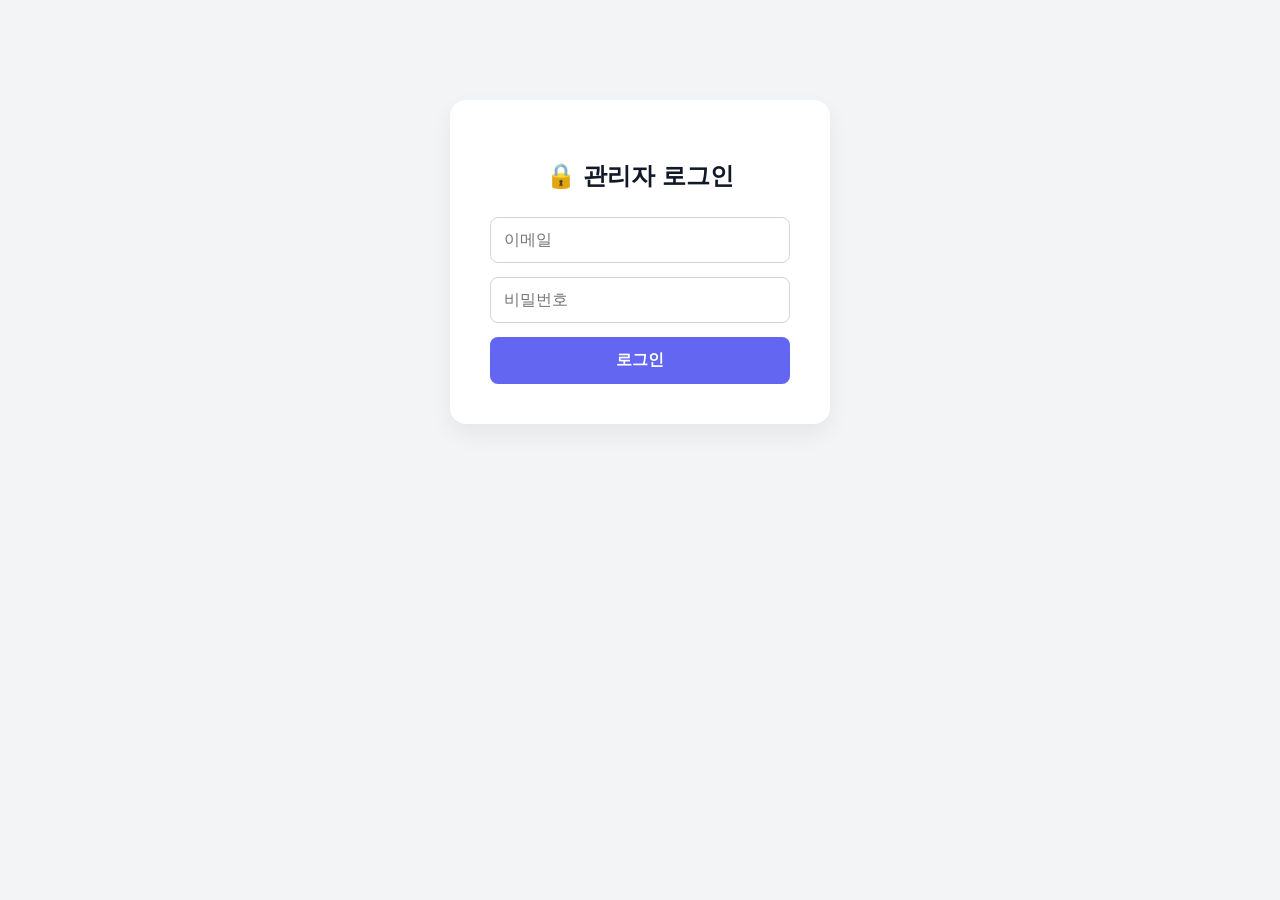
<file: admin.html>
<!DOCTYPE html>
<html lang="ko">
<head>
<meta charset="UTF-8">
<meta name="viewport" content="width=device-width, initial-scale=1.0">
<title>AIBlogBot 관리자 페이지</title>
<meta name="robots" content="noindex, nofollow">
<style>
    * { box-sizing: border-box; }
    body {
        font-family: '맑은 고딕', 'Malgun Gothic', sans-serif;
        background: #f3f4f6;
        margin: 0;
        color: #111827;
    }
    .wrap { max-width: 1100px; margin: 0 auto; padding: 24px 16px 80px; }
    h1 { font-size: 1.5rem; margin: 0 0 4px; }
    .sub { color: #6b7280; }

    /* 로그인 화면 */
    #login-screen {
        max-width: 380px;
        margin: 100px auto;
        background: #fff;
        padding: 40px;
        border-radius: 16px;
        box-shadow: 0 10px 25px rgba(0,0,0,0.06);
    }
    #login-screen h2 { text-align: center; margin-bottom: 25px; }
    #login-screen input {
        width: 100%; padding: 13px; margin-bottom: 14px;
        border: 1px solid #d1d5db; border-radius: 8px; font-size: 1rem;
    }
    #login-screen button {
        width: 100%; padding: 13px; background: #6366f1; color: #fff;
        border: none; border-radius: 8px; font-size: 1rem; font-weight: 700; cursor: pointer;
    }
    #login-error { color: #ef4444; font-size: 0.9rem; margin-top: 10px; text-align: center; display: none; }

    /* 대시보드 */
    #dashboard { display: none; }
    .top-bar { display: flex; justify-content: space-between; align-items: center; gap: 12px; margin-bottom: 18px; }
    #logout-btn { background: none; border: 1px solid #d1d5db; padding: 8px 16px; border-radius: 8px; cursor: pointer; color: #4b5563; flex-shrink: 0; }

    /* 요약 카드 */
    .summary { display: grid; grid-template-columns: repeat(4, 1fr); gap: 12px; margin-bottom: 18px; }
    .summary-card {
        background: #fff; border: 1px solid #e5e7eb; border-radius: 14px; padding: 16px;
        text-align: left; cursor: pointer; font-family: inherit; color: inherit;
    }
    .summary-card:hover { border-color: #a5b4fc; }
    .summary-card .num { font-size: 1.8rem; font-weight: 800; line-height: 1.1; }
    .summary-card .label { color: #6b7280; font-size: 0.85rem; margin-top: 4px; }
    .summary-card.alert .num { color: #dc2626; }
    .summary-card.warn .num { color: #ea580c; }
    .summary-card.zero .num { color: #9ca3af; }

    /* 탭 */
    .tabs {
        display: flex; gap: 4px; background: #e5e7eb; padding: 4px; border-radius: 12px;
        margin-bottom: 18px; position: sticky; top: 8px; z-index: 10; overflow-x: auto; scrollbar-width: none;
    }
    .tab {
        flex: 1; padding: 10px 12px; border: none; border-radius: 9px; background: transparent;
        font-family: inherit; font-size: 0.92rem; font-weight: 700; color: #4b5563; cursor: pointer; white-space: nowrap;
    }
    .tab.active { background: #fff; color: #111827; box-shadow: 0 1px 3px rgba(0,0,0,0.08); }
    .tab .count { display: inline-block; min-width: 20px; padding: 1px 6px; margin-left: 4px; border-radius: 10px; background: #ef4444; color: #fff; font-size: 0.75rem; }
    .tab .count:empty { display: none; }
    .tab-panel { display: none; }
    .tab-panel.active { display: block; }

    .section { background: #fff; border-radius: 14px; padding: 22px; margin-bottom: 20px; box-shadow: 0 1px 3px rgba(0,0,0,0.05); }
    .section h2 { font-size: 1.1rem; margin-top: 0; margin-bottom: 14px; }
    .section .desc { color: #6b7280; font-size: 14px; margin: -6px 0 14px; }

    table { width: 100%; border-collapse: collapse; font-size: 0.92rem; }
    th, td { text-align: left; padding: 10px 8px; border-bottom: 1px solid #f0f0f0; white-space: nowrap; }
    th { color: #6b7280; font-weight: 600; background: #f9fafb; }
    tr.expiring td { background: #fff7ed; }
    tr.expired td { background: #fef2f2; color: #9ca3af; }
    .badge { padding: 3px 10px; border-radius: 20px; font-size: 0.78rem; font-weight: 700; background: #f3f4f6; color: #4b5563; }
    .badge-soon { background: #fed7aa; color: #9a3412; }
    .badge-expired { background: #fecaca; color: #991b1b; }
    .badge-ok { background: #dcfce7; color: #166534; }
    .badge-new { background: #fee2e2; color: #b91c1c; }

    select.status-select {
        padding: 5px 8px; border-radius: 6px; border: 1px solid #d1d5db; font-size: 0.85rem;
    }
    .delete-btn {
        background: #fef2f2; color: #dc2626; border: 1px solid #fecaca;
        border-radius: 6px; padding: 5px 10px; font-size: 0.8rem; cursor: pointer;
    }
    .delete-btn:hover { background: #fecaca; }
    .ghost-btn {
        background: #fff; color: #4b5563; border: 1px solid #d1d5db;
        border-radius: 6px; padding: 5px 10px; font-size: 0.8rem; cursor: pointer;
    }

    .table-scroll { overflow-x: auto; }

    /* 필터/검색 줄 */
    .toolbar { display: flex; flex-wrap: wrap; gap: 8px; align-items: center; margin-bottom: 14px; }
    .filter-tabs { display: flex; gap: 6px; flex-wrap: wrap; }
    .filter-tab {
        padding: 7px 14px; border: 1px solid #d1d5db; border-radius: 20px; background: #fff;
        color: #4b5563; font-size: 0.85rem; font-weight: 600; cursor: pointer;
    }
    .filter-tab.active { background: #6366f1; border-color: #6366f1; color: #fff; }
    .fcount { display: inline-block; min-width: 18px; margin-left: 3px; padding: 0 6px; border-radius: 10px; background: #f3f4f6; color: #4b5563; font-size: 0.75rem; }
    .filter-tab.active .fcount { background: rgba(255,255,255,0.25); color: #fff; }
    .filter-hint { color: #9ca3af; font-size: 0.8rem; margin: -6px 0 12px; }

    /* 신청 표: 옆으로 스크롤하지 않게 칸 안에서 줄바꿈 */
    #applications-table td { white-space: normal; vertical-align: top; }
    #applications-table td.nowrap { white-space: nowrap; }
    #applications-table .q-cell { white-space: nowrap; max-width: 240px; }
    #applications-table .q-cell.open { white-space: pre-wrap; }
    .sub-line { color: #9ca3af; font-size: 0.8rem; margin-top: 3px; }
    .sub-line .pay { color: #4338ca; font-weight: 700; }
    .row-actions { display: flex; gap: 6px; flex-wrap: nowrap; }
    .row-actions button { white-space: nowrap; }
    #applications-table .badge { display: inline-block; white-space: nowrap; margin: 2px 0 0 2px; }
    .search-input {
        flex: 1; min-width: 180px; padding: 8px 12px; border: 1px solid #d1d5db; border-radius: 20px; font-size: 0.88rem;
    }
    .divider { width: 1px; height: 22px; background: #e5e7eb; }

    /* 긴 질문: 한 줄만 보이고 누르면 펼침 */
    .q-cell { max-width: 260px; overflow: hidden; text-overflow: ellipsis; cursor: pointer; color: #374151; }
    .q-cell.open { white-space: pre-wrap; word-break: break-all; overflow: visible; }
    .q-cell.empty { cursor: default; color: #9ca3af; }

    /* 고객 이력 펼침 */
    tr.detail-row > td { background: #f9fafb; padding: 10px 14px 14px; white-space: normal; }
    .history-table th { background: transparent; font-size: 0.8rem; }
    .history-table td { font-size: 0.85rem; }
    .mono { font-family: monospace; font-size: 0.8rem; }
    .key-cell { max-width: 220px; overflow: hidden; text-overflow: ellipsis; }

    /* 라이선스 수동 추가 폼 (접힘) */
    details.manual-add > summary { cursor: pointer; font-weight: 700; color: #4b5563; padding: 4px 0; }
    details.manual-add[open] > summary { margin-bottom: 14px; }
    #license-form { display: grid; grid-template-columns: repeat(auto-fit, minmax(150px, 1fr)); gap: 12px; }
    #license-form input, #license-form select {
        padding: 10px; border: 1px solid #d1d5db; border-radius: 8px; font-size: 0.9rem; width: 100%;
    }
    #license-form button {
        grid-column: 1 / -1; padding: 12px; background: #10b981; color: #fff; border: none;
        border-radius: 8px; font-weight: 700; cursor: pointer;
    }
    .empty-msg { color: #9ca3af; padding: 20px 0; text-align: center; }

    .issue-btn {
        background: #eef2ff; color: #4338ca; border: 1px solid #c7d2fe;
        border-radius: 6px; padding: 5px 10px; font-size: 0.8rem; cursor: pointer;
    }
    .issue-btn:hover { background: #e0e7ff; }

    .modal-overlay {
        display: none; position: fixed; top: 0; left: 0; width: 100%; height: 100%;
        background: rgba(0,0,0,0.5); z-index: 999; justify-content: center; align-items: center;
    }
    .modal-box {
        background: #fff; border-radius: 14px; padding: 28px; width: 90%; max-width: 420px;
        box-shadow: 0 20px 40px rgba(0,0,0,0.2);
    }
    .modal-box h3 { margin-top: 0; margin-bottom: 6px; }
    .modal-box .modal-sub { color: #6b7280; font-size: 0.88rem; margin-bottom: 18px; }
    .modal-box label { display: block; font-weight: 700; font-size: 0.85rem; margin-bottom: 6px; color: #374151; }
    .modal-box input, .modal-box select {
        width: 100%; padding: 11px; border: 1px solid #d1d5db; border-radius: 8px;
        font-size: 0.95rem; margin-bottom: 16px; box-sizing: border-box;
    }
    .modal-box .modal-btn-row { display: flex; gap: 10px; }
    .modal-box .modal-btn-row button {
        flex: 1; padding: 12px; border: none; border-radius: 8px; font-weight: 700; cursor: pointer;
    }
    #quick-issue-generate { background: #6366f1; color: #fff; }
    #quick-issue-cancel { background: #f3f4f6; color: #374151; }
    #quick-issue-result {
        display: none; margin-top: 4px; background: #f8fafc; border: 1px solid #e2e8f0;
        border-radius: 10px; padding: 16px; margin-bottom: 16px;
    }
    #quick-issue-result .key-row { display: flex; gap: 8px; }
    #quick-issue-key {
        flex: 1; font-family: monospace; font-size: 1rem; font-weight: 700; text-align: center;
        background: #fff;
    }
    #quick-issue-copy { padding: 0 16px; border: none; border-radius: 8px; background: #10b981; color: #fff; font-weight: 700; cursor: pointer; }

    /* 휴대폰: 요약 2칸, 신청/고객 표는 카드 모양 */
    @media (max-width: 700px) {
        .summary { grid-template-columns: repeat(2, 1fr); }
        .section { padding: 16px; }
        .top-bar h1 { font-size: 1.25rem; }
        .top-bar .sub { display: none; }
        .card-table thead { display: none; }
        .card-table, .card-table tbody { display: block; }
        .card-table > tbody > tr {
            display: block; border: 1px solid #e5e7eb; border-radius: 12px; margin-bottom: 12px; padding: 6px 14px;
        }
        .card-table > tbody > tr > td {
            display: flex; justify-content: space-between; align-items: center; gap: 12px;
            white-space: normal; border: none; padding: 7px 0; text-align: right; word-break: break-all;
        }
        .card-table > tbody > tr > td::before {
            content: attr(data-label); color: #6b7280; font-weight: 600; flex-shrink: 0; text-align: left;
        }
        .card-table > tbody > tr > td.full { display: block; text-align: left; }
        .card-table > tbody > tr > td.full::before { content: none; }
        .card-table > tbody > tr.detail-row { margin-top: -10px; border-top: none; border-radius: 0 0 12px 12px; background: #f9fafb; }
        .q-cell { max-width: none; }
        .key-cell { max-width: 160px; }
        .cellbox { text-align: right; }
        #applications-table .q-cell { white-space: normal; overflow: visible; }
    }
</style>
</head>
<body>

<div id="login-screen">
    <h2>🔒 관리자 로그인</h2>
    <input type="email" id="login-email" placeholder="이메일">
    <input type="password" id="login-password" placeholder="비밀번호">
    <button id="login-btn">로그인</button>
    <p id="login-error">로그인에 실패했습니다. 이메일/비밀번호를 확인해주세요.</p>
</div>

<div class="wrap" id="dashboard">
    <div class="top-bar">
        <div>
            <h1>AIBlogBot 관리자 페이지</h1>
            <div class="sub">신청 내역과 라이선스 발급/만료 현황을 확인하세요.</div>
        </div>
        <button id="logout-btn">로그아웃</button>
    </div>

    <!-- 들어오자마자 할 일이 보이도록 요약 카드. 누르면 해당 탭으로 이동 -->
    <div class="summary">
        <button type="button" class="summary-card" data-goto="applications" data-app-filter="new">
            <div class="num" id="sum-new">-</div><div class="label">새 신청 (신규)</div>
        </button>
        <button type="button" class="summary-card" data-goto="customers">
            <div class="num" id="sum-expiring">-</div><div class="label">7일 내 만료</div>
        </button>
        <button type="button" class="summary-card" data-goto="errors">
            <div class="num" id="sum-errors">-</div><div class="label">최근 7일 오류</div>
        </button>
        <button type="button" class="summary-card" data-goto="trials">
            <div class="num" id="sum-trials">-</div><div class="label">무료체험 진행 중</div>
        </button>
    </div>

    <div class="tabs" id="tabs">
        <button type="button" class="tab active" data-tab="applications">📝 신청<span class="count" id="tab-count-applications"></span></button>
        <button type="button" class="tab" data-tab="customers">👤 고객·이용권<span class="count" id="tab-count-customers"></span></button>
        <button type="button" class="tab" data-tab="trials">🧪 무료체험</button>
        <button type="button" class="tab" data-tab="errors">🚨 오류<span class="count" id="tab-count-errors"></span></button>
    </div>

    <!-- 탭 1: 신청 -->
    <div class="tab-panel active" data-panel="applications">
        <div class="section">
            <h2>📝 신청 내역</h2>
            <div class="toolbar">
                <div class="filter-tabs" id="applications-status-tabs">
                    <button type="button" class="filter-tab active" data-status="todo" title="신규 + 연락완료 (아직 결제·취소로 끝나지 않은 신청)">처리할 것 <span class="fcount" id="cnt-todo"></span></button>
                    <button type="button" class="filter-tab" data-status="new" title="아직 한 번도 연락하지 않은 신청">신규만 <span class="fcount" id="cnt-new"></span></button>
                    <button type="button" class="filter-tab" data-status="all" title="결제완료·취소까지 전부">전체 <span class="fcount" id="cnt-all"></span></button>
                </div>
                <div class="divider"></div>
                <div class="filter-tabs" id="applications-filter-tabs">
                    <button type="button" class="filter-tab active" data-filter="all">모든 종류</button>
                    <button type="button" class="filter-tab" data-filter="trial">무료체험</button>
                    <button type="button" class="filter-tab" data-filter="paid">유료문의</button>
                </div>
                <input type="search" class="search-input" id="applications-search" placeholder="🔍 이름·연락처·업종·질문·금액 검색">
            </div>
            <p class="filter-hint"><b>처리할 것</b> = 신규 + 연락완료 · <b>신규만</b> = 아직 연락 안 한 신청 · <b>전체</b> = 결제완료·취소 포함. 오른쪽 종류 버튼과 함께 쓸 수 있어요.</p>
            <div class="table-scroll">
                <table id="applications-table" class="card-table">
                    <thead>
                        <tr><th>신청</th><th>연락처</th><th>업종 / 결제</th><th>질문</th><th>상태</th><th>관리</th></tr>
                    </thead>
                    <tbody></tbody>
                </table>
                <div class="empty-msg" id="applications-empty" style="display:none;">해당하는 신청 내역이 없습니다.</div>
            </div>
        </div>
    </div>

    <!-- 탭 2: 고객·이용권 -->
    <div class="tab-panel" data-panel="customers">
        <div class="section">
            <h2>⏰ 7일 이내 만료 예정</h2>
            <div class="table-scroll">
                <table id="expiring-table">
                    <thead>
                        <tr><th>고객명</th><th>연락처</th><th>이용권</th><th>만료일</th><th>남은 일수</th></tr>
                    </thead>
                    <tbody></tbody>
                </table>
                <div class="empty-msg" id="expiring-empty" style="display:none;">7일 이내 만료 예정인 회원이 없습니다.</div>
            </div>
        </div>

        <div class="section" id="pending-codes-section">
            <h2>🔑 등록 대기 중인 활성화 코드</h2>
            <p class="desc">고객에게 보냈지만 아직 프로그램에 붙여넣지 않은 코드예요. 등록되면 아래 고객 목록으로 옮겨져요.</p>
            <div class="table-scroll">
                <table id="activation-codes-table">
                    <thead>
                        <tr><th>발급일시</th><th>고객명</th><th>코드</th><th>기간</th><th></th></tr>
                    </thead>
                    <tbody></tbody>
                </table>
                <div class="empty-msg" id="activation-codes-empty" style="display:none;">등록 대기 중인 코드가 없습니다.</div>
            </div>
        </div>

        <div class="section">
            <h2>👤 고객 목록</h2>
            <p class="desc">PC(MAC) 하나당 한 줄로 가장 최근 이용권을 보여줘요. 연장·재발급 기록은 "이력"을 누르면 펼쳐져요.</p>
            <div class="toolbar">
                <input type="search" class="search-input" id="customers-search" placeholder="🔍 고객명·연락처·MAC 검색">
            </div>
            <div class="table-scroll">
                <table id="license-table" class="card-table">
                    <thead>
                        <tr><th>고객명</th><th>연락처</th><th>채널</th><th>MAC</th><th>이용권</th><th>만료일</th><th>상태</th><th>사용</th><th>이력</th></tr>
                    </thead>
                    <tbody></tbody>
                </table>
                <div class="empty-msg" id="license-empty" style="display:none;">아직 발급 기록이 없습니다.</div>
            </div>
        </div>

        <div class="section">
            <details class="manual-add">
                <summary>➕ 발급 기록 직접 추가 (크몽 등 외부 판매분)</summary>
                <form id="license-form">
                    <input type="text" id="lic-name" placeholder="고객명 / 상호명" required>
                    <input type="text" id="lic-contact" placeholder="연락처 (카카오톡ID 등)">
                    <select id="lic-channel">
                        <option value="크몽">크몽</option>
                        <option value="홈페이지">홈페이지</option>
                        <option value="숨고">숨고</option>
                        <option value="기타">기타</option>
                    </select>
                    <input type="text" id="lic-mac" placeholder="MAC 주소 (체험판은 선택)">
                    <input type="text" id="lic-key" placeholder="발급된 라이선스 키" required>
                    <select id="lic-period">
                        <option value="1">1개월</option>
                        <option value="3">3개월</option>
                        <option value="6">6개월</option>
                        <option value="0">1일 (특수 발급용)</option>
                        <option value="trial">체험판 (3회)</option>
                    </select>
                    <button type="submit">발급 기록 저장</button>
                </form>
            </details>
        </div>
    </div>

    <!-- 탭 3: 무료체험 -->
    <div class="tab-panel" data-panel="trials">
        <div class="section">
            <h2>🧪 무료체험 사용 현황</h2>
            <div class="table-scroll">
                <table id="trial-usage-table">
                    <thead>
                        <tr><th>고객명</th><th>MAC</th><th>사용 횟수</th><th>최초 사용</th><th>최근 사용</th><th>상태</th></tr>
                    </thead>
                    <tbody></tbody>
                </table>
                <div class="empty-msg" id="trial-usage-empty" style="display:none;">아직 무료체험 사용 기록이 없습니다.</div>
            </div>
        </div>
    </div>

    <!-- 탭 4: 오류 -->
    <div class="tab-panel" data-panel="errors">
        <div class="section">
            <h2>🚨 오류 로그</h2>
            <p class="desc">고객 PC에서 자동화 실행 중 오류가 나면 자동으로 여기에 기록됩니다. 스크린샷 없이도 어느 고객이 어느 단계에서 무슨 오류를 겪었는지 확인할 수 있습니다.</p>
            <div class="table-scroll">
                <table id="error-logs-table">
                    <thead>
                        <tr><th>발생시각</th><th>고객명</th><th>MAC</th><th>버전</th><th>단계</th><th>오류 내용</th><th>삭제</th></tr>
                    </thead>
                    <tbody></tbody>
                </table>
                <div class="empty-msg" id="error-logs-empty" style="display:none;">아직 오류 로그가 없습니다.</div>
            </div>
        </div>
    </div>
</div>

<!-- 빠른 라이선스 발급 모달 -->
<div class="modal-overlay" id="quick-issue-modal">
    <div class="modal-box">
        <h3>⚡ 빠른 라이선스 발급</h3>
        <div class="modal-sub" id="quick-issue-target-name"></div>

        <label>고객 MAC 주소 (내 PC 고유번호) — <b>비워두면 활성화 코드 발급</b></label>
        <input type="text" id="quick-issue-mac" placeholder="모르면 비워두세요 → ACT-XXXX-XXXX 코드 발급">

        <label>이용 기간</label>
        <select id="quick-issue-period">
            <option value="30">1개월</option>
            <option value="90">3개월</option>
            <option value="180">6개월</option>
            <option value="1">1일 (특수 발급용)</option>
        </select>

        <div id="quick-issue-result">
            <div id="quick-issue-result-label" style="font-size:0.85rem; color:#64748b; margin-bottom:8px;">발급된 라이선스 키 (복사해서 카카오톡으로 전달하세요)</div>
            <div class="key-row" style="margin-bottom: 14px;">
                <input type="text" id="quick-issue-key" readonly>
                <button type="button" id="quick-issue-copy">복사</button>
            </div>
            <div style="font-size:0.85rem; color:#64748b; margin-bottom:8px;">🎁 VVIP 보너스 자료 (키와 함께 링크도 보내주세요)</div>
            <a id="quick-issue-guide-link" href="#" target="_blank" rel="noopener" style="display:block; text-align:center; padding:10px; border-radius:8px; background:#eef2ff; border:1px solid #c7d2fe; color:#4338ca; font-weight:bold; text-decoration:none; font-size:0.85rem;">🎁 설치 가이드 + 수익성 키워드 가이드</a>
        </div>

        <div class="modal-btn-row">
            <button type="button" id="quick-issue-cancel">닫기</button>
            <button type="button" id="quick-issue-generate">키 생성 및 저장</button>
        </div>
    </div>
</div>

<script>
const SUPABASE_URL = 'https://vlclmbikpfaxhxjjqwsi.supabase.co';
const SUPABASE_KEY = 'sb_publishable_Ck99T-0loRBoPa8J7amcYg_YlUHkKxt';

let accessToken = sessionStorage.getItem('ablog_admin_token') || null;

const loginScreen = document.getElementById('login-screen');
const dashboard = document.getElementById('dashboard');

// 신청서는 누구나 쓸 수 있는 공개 폼이라, 입력값을 그대로 innerHTML에 넣으면
// 신청서에 심어둔 스크립트가 관리자 화면에서 실행될 수 있다. 화면에 넣는 값은 전부 이걸 거친다.
function esc(value) {
    return String(value ?? '').replace(/[&<>"']/g, c => ({ '&': '&amp;', '<': '&lt;', '>': '&gt;', '"': '&quot;', "'": '&#39;' }[c]));
}

function authHeaders() {
    return {
        'apikey': SUPABASE_KEY,
        'Authorization': `Bearer ${accessToken}`,
        'Content-Type': 'application/json',
    };
}

async function login(email, password) {
    const res = await fetch(`${SUPABASE_URL}/auth/v1/token?grant_type=password`, {
        method: 'POST',
        headers: { 'apikey': SUPABASE_KEY, 'Content-Type': 'application/json' },
        body: JSON.stringify({ email, password }),
    });
    if (!res.ok) throw new Error('login failed');
    const data = await res.json();
    saveSession(data);
}

// --- 로그인 유지 ---
// Supabase 로그인 토큰은 1시간이면 만료된다. 예전엔 갱신을 안 해서, 페이지를 1시간 넘게
// 열어두면 발급/저장이 "실패"로만 떴다. 만료 직전이거나 401이 오면 refresh_token으로 새로 받는다.
let refreshToken = sessionStorage.getItem('ablog_admin_refresh') || null;
let refreshing = null;

function saveSession(data) {
    accessToken = data.access_token;
    refreshToken = data.refresh_token || refreshToken;
    sessionStorage.setItem('ablog_admin_token', accessToken);
    if (refreshToken) sessionStorage.setItem('ablog_admin_refresh', refreshToken);
}

function tokenExpiresAt(token) {
    try {
        const payload = JSON.parse(atob(token.split('.')[1].replace(/-/g, '+').replace(/_/g, '/')));
        return payload.exp * 1000;
    } catch (e) { return 0; }
}

async function refreshSession() {
    if (!refreshToken) return false;
    if (!refreshing) {
        refreshing = (async () => {
            try {
                const res = await fetch(`${SUPABASE_URL}/auth/v1/token?grant_type=refresh_token`, {
                    method: 'POST',
                    headers: { 'apikey': SUPABASE_KEY, 'Content-Type': 'application/json' },
                    body: JSON.stringify({ refresh_token: refreshToken }),
                });
                if (!res.ok) return false;
                saveSession(await res.json());
                return true;
            } catch (e) { return false; } finally { refreshing = null; }
        })();
    }
    return refreshing;
}

function forceRelogin() {
    sessionStorage.removeItem('ablog_admin_token');
    sessionStorage.removeItem('ablog_admin_refresh');
    accessToken = null; refreshToken = null;
    const modal = document.getElementById('quick-issue-modal');
    if (modal) modal.style.display = 'none';
    dashboard.style.display = 'none';
    loginScreen.style.display = 'block';
    const errorEl = document.getElementById('login-error');
    errorEl.textContent = '로그인이 만료됐어요. 다시 로그인해주세요.';
    errorEl.style.display = 'block';
}

// 관리자 권한이 필요한 모든 요청은 이걸 거친다: 만료 1분 전이면 미리 갱신, 401이면 갱신 후 1회 재시도
async function apiFetch(url, opts = {}) {
    if (accessToken && tokenExpiresAt(accessToken) - Date.now() < 60000) await refreshSession();
    const withAuth = () => ({ ...opts, headers: { ...(opts.headers || {}), ...authHeaders() } });
    let res = await fetch(url, withAuth());
    if (res.status === 401) {
        if (await refreshSession()) res = await fetch(url, withAuth());
        else { forceRelogin(); throw new Error('로그인이 만료됐어요. 다시 로그인해주세요.'); }
    }
    return res;
}

// [2026-09-27] 정식 키는 서버(Edge Function "license")가 비공개 키로 서명해서 발급한다.
// 예전처럼 이 페이지에서 SALT로 직접 계산하면 소스를 본 누구나 키를 만들 수 있었다.
// 관리자 로그인 토큰이 있어야만 발급된다.
async function generateLicenseKey(macRaw, days) {
    const res = await apiFetch(`${SUPABASE_URL}/functions/v1/license`, {
        method: 'POST',
        headers: authHeaders(),
        body: JSON.stringify({ action: 'issue', mac: macRaw.trim().toUpperCase(), days }),
    });
    const data = await res.json().catch(() => ({}));
    if (!res.ok || !data.ok) {
        const reason = data.error === 'forbidden' ? '로그인이 만료됐어요. 다시 로그인해주세요.'
                     : data.error === 'bad_mac' ? 'MAC 주소 형식이 올바르지 않아요. (예: AA-BB-CC-DD-EE-FF)'
                     : '키 발급 서버 오류입니다. 잠시 후 다시 시도해주세요.';
        throw new Error(reason);
    }
    return { key: data.key, expiryStr: data.expiry };
}

// 활성화 코드: ACT-XXXX-XXXX (헷갈리는 0/O/1/I 제외). 앱의 ACTIVATION_CODE_PATTERN과 같은 규칙.
function generateActivationCode() {
    const alphabet = 'ABCDEFGHJKLMNPQRSTUVWXYZ23456789';
    const bytes = new Uint8Array(8);
    crypto.getRandomValues(bytes);
    const chars = Array.from(bytes, b => alphabet[b % alphabet.length]).join('');
    return `ACT-${chars.slice(0, 4)}-${chars.slice(4)}`;
}

// ---------------- 탭 / 요약 카드 ----------------
const TAB_STORAGE_KEY = 'ablog_admin_tab';

function switchTab(name) {
    document.querySelectorAll('#tabs .tab').forEach(t => t.classList.toggle('active', t.dataset.tab === name));
    document.querySelectorAll('.tab-panel').forEach(p => p.classList.toggle('active', p.dataset.panel === name));
    try { localStorage.setItem(TAB_STORAGE_KEY, name); } catch (e) {}
}

document.querySelectorAll('#tabs .tab').forEach(t => t.addEventListener('click', () => switchTab(t.dataset.tab)));

document.querySelectorAll('.summary-card').forEach(card => {
    card.addEventListener('click', () => {
        if (card.dataset.appFilter) setApplicationsStatusFilter(card.dataset.appFilter);
        switchTab(card.dataset.goto);
        document.getElementById('tabs').scrollIntoView({ behavior: 'smooth', block: 'start' });
    });
});

try {
    const savedTab = localStorage.getItem(TAB_STORAGE_KEY);
    if (savedTab && document.querySelector(`#tabs .tab[data-tab="${savedTab}"]`)) switchTab(savedTab);
} catch (e) {}

function setSummary(id, count, tone) {
    const el = document.getElementById(id);
    el.textContent = count;
    const card = el.closest('.summary-card');
    card.classList.remove('alert', 'warn', 'zero');
    card.classList.add(count === 0 ? 'zero' : tone);
}

function setTabCount(id, count) {
    document.getElementById(id).textContent = count > 0 ? count : '';
}

// ---------------- 신청 내역 ----------------
function daysUntil(dateStr) {
    if (!dateStr) return null;
    const today = new Date();
    today.setHours(0,0,0,0);
    const target = new Date(dateStr);
    return Math.round((target - today) / (1000 * 60 * 60 * 24));
}

// payment_method는 신청 폼에서 유료 플랜 버튼으로 들어왔으면 "계좌이체 - 1개월 89,000원"처럼
// 플랜명이 붙고, 무료체험(플랜 미선택)으로 들어왔으면 그냥 "계좌이체" 하나만 저장된다.
function isTrialApplication(row) {
    return row.payment_method === '계좌이체';
}

function isNewApplication(row) {
    return !row.status || row.status === '신규';
}

// 결제완료/취소가 아니면 아직 손이 가야 하는 신청
function isTodoApplication(row) {
    return row.status !== '결제완료' && row.status !== '취소';
}

// 체험 완료 할인(72시간) 확인용: MAC -> 서버에 기록된 체험 사용 정보 (loadTrialUsage가 채움)
const TRIAL_OFFER_HOURS = 72;
let trialUsageByMac = {};

// 홈페이지 할인가는 주소만 고치면 누구나 볼 수 있으므로, 신청 시각이 그 PC의
// 마지막(3번째) 체험 발행으로부터 72시간 안인지 서버 기록으로 확인해 표시한다.
function trialDiscountBadge(row) {
    if (!(row.payment_method || '').includes('체험할인')) return '';
    const m = /\[PC 고유번호\(자동\): ([0-9A-F:-]+)\]/i.exec(row.question || '');
    const usage = m ? trialUsageByMac[m[1].toUpperCase()] : null;
    if (!usage || usage.runs_used < 3) {
        return ' <span class="badge badge-soon" title="이 PC의 체험 완료 기록이 없어요. 정가 대상일 수 있어요.">체험할인 · 확인 필요</span>';
    }
    // 앱의 기준 시각(마지막 발행 완료)과 서버 기록(발행 시작) 사이 오차를 감안해 1시간 여유를 둔다
    const deadline = new Date(usage.last_used_at).getTime() + (TRIAL_OFFER_HOURS + 1) * 3600000;
    if (new Date(row.created_at).getTime() <= deadline) {
        return ' <span class="badge badge-ok" title="체험 완료 후 72시간 안에 들어온 신청이에요.">체험할인 ✓</span>';
    }
    return ' <span class="badge badge-expired" title="체험 완료 후 72시간이 지나서 들어온 신청이에요.">체험할인 · 기한 지남</span>';
}

let allApplications = [];
let applicationsFilter = 'all';
let applicationsStatusFilter = 'todo';
let applicationsSearch = '';

async function loadApplications() {
    const res = await apiFetch(`${SUPABASE_URL}/rest/v1/applications?select=*&order=created_at.desc`, { headers: authHeaders() });
    allApplications = await res.json();
    renderApplicationsTable();
}

function updateApplicationsSummary() {
    const newCount = allApplications.filter(isNewApplication).length;
    setSummary('sum-new', newCount, 'alert');
    setTabCount('tab-count-applications', newCount);
}

function setApplicationsStatusFilter(value) {
    applicationsStatusFilter = value;
    document.querySelectorAll('#applications-status-tabs .filter-tab').forEach(b => b.classList.toggle('active', b.dataset.status === value));
    renderApplicationsTable();
}

// 결제방법 칸을 짧게: "계좌이체"만 있으면 무료체험, 플랜이 붙어 있으면 "계좌이체 - " 와 "(정가 ... 할인)" 설명을 떼고 보여준다
function paymentLabel(row) {
    if (isTrialApplication(row)) return '<span class="badge">무료체험</span>';
    const p = (row.payment_method || '').replace(/^계좌이체\s*-\s*/, '').replace(/\s*\(정가[^)]*\)/, '');
    return `<span class="pay">${esc(p || row.payment_method || '-')}</span>`;
}

// 필터 버튼 옆 건수: 지금 고른 종류(모든 종류/무료체험/유료문의) 안에서 센다
function updateApplicationsFilterCounts() {
    const scoped = allApplications.filter(row =>
        applicationsFilter === 'trial' ? isTrialApplication(row)
        : applicationsFilter === 'paid' ? !isTrialApplication(row) : true);
    document.getElementById('cnt-todo').textContent = scoped.filter(isTodoApplication).length;
    document.getElementById('cnt-new').textContent = scoped.filter(isNewApplication).length;
    document.getElementById('cnt-all').textContent = scoped.length;
}

function renderApplicationsTable() {
    updateApplicationsSummary();
    updateApplicationsFilterCounts();
    const q = applicationsSearch.toLowerCase();
    const rows = allApplications.filter(row => {
        if (applicationsFilter === 'trial' && !isTrialApplication(row)) return false;
        if (applicationsFilter === 'paid' && isTrialApplication(row)) return false;
        if (applicationsStatusFilter === 'todo' && !isTodoApplication(row)) return false;
        if (applicationsStatusFilter === 'new' && !isNewApplication(row)) return false;
        if (q) {
            const hay = [row.name, row.contact_value, row.contact_type, row.industry, row.question, row.payment_method].join(' ').toLowerCase();
            if (!hay.includes(q)) return false;
        }
        return true;
    });

    const tbody = document.querySelector('#applications-table tbody');
    tbody.innerHTML = '';
    document.getElementById('applications-empty').style.display = rows.length ? 'none' : 'block';

    const statusOptions = ['신규', '연락완료', '결제완료', '취소'];

    rows.forEach(row => {
        const tr = document.createElement('tr');
        const dt = new Date(row.created_at);
        const select = document.createElement('select');
        select.className = 'status-select';
        statusOptions.forEach(opt => {
            const o = document.createElement('option');
            o.value = opt; o.textContent = opt;
            if (row.status === opt) o.selected = true;
            select.appendChild(o);
        });
        select.addEventListener('change', async () => {
            await apiFetch(`${SUPABASE_URL}/rest/v1/applications?id=eq.${row.id}`, {
                method: 'PATCH',
                headers: { ...authHeaders(), 'Prefer': 'return=minimal' },
                body: JSON.stringify({ status: select.value }),
            });
            row.status = select.value;
            updateApplicationsSummary();
            updateApplicationsFilterCounts();
        });

        const deleteBtn = document.createElement('button');
        deleteBtn.className = 'delete-btn';
        deleteBtn.textContent = '삭제';
        deleteBtn.addEventListener('click', async () => {
            if (!confirm(`"${row.name}" 신청 내역을 삭제할까요? 되돌릴 수 없습니다.`)) return;
            await apiFetch(`${SUPABASE_URL}/rest/v1/applications?id=eq.${row.id}`, {
                method: 'DELETE',
                headers: { ...authHeaders(), 'Prefer': 'return=minimal' },
            });
            loadApplications();
        });

        const issueBtn = document.createElement('button');
        issueBtn.className = 'issue-btn';
        issueBtn.textContent = '⚡ 발급';
        issueBtn.addEventListener('click', () => openQuickIssue(row));

        const newBadge = isNewApplication(row) ? ' <span class="badge badge-new">NEW</span>' : '';
        const question = (row.question || '').trim();
        const when = `${dt.toLocaleDateString('ko-KR', {month:'numeric', day:'numeric'})} ${dt.toLocaleTimeString('ko-KR', {hour:'2-digit', minute:'2-digit'})}`;
        tr.innerHTML = `
            <td data-label="신청"><div class="cellbox"><div><b>${esc(row.name)}</b>${newBadge}${trialDiscountBadge(row)}${row.marketing_consent ? ' <span class="badge badge-ok" title="신청서에서 광고성 문자·카톡 수신에 선택 동의 (동의 시각 = 신청 시각)">📩 수신동의</span>' : ''}</div><div class="sub-line">${when}</div></div></td>
            <td data-label="연락처" class="nowrap">${esc(row.contact_type)} · ${esc(row.contact_value)}</td>
            <td data-label="업종 / 결제"><div class="cellbox"><div>${esc(row.industry)}</div><div class="sub-line">${paymentLabel(row)}</div></div></td>
            <td data-label="질문" class="q-cell${question ? '' : ' empty'}" title="${question ? '눌러서 펼치기' : ''}">${question ? esc(question) : '-'}</td>
            <td data-label="상태"></td>
            <td data-label="관리"><div class="row-actions"></div></td>
        `;
        const qCell = tr.children[3];
        if (question) qCell.addEventListener('click', () => qCell.classList.toggle('open'));
        tr.children[4].appendChild(select);
        tr.children[5].firstElementChild.append(issueBtn, deleteBtn);
        tbody.appendChild(tr);
    });
}

document.querySelectorAll('#applications-filter-tabs .filter-tab').forEach(btn => {
    btn.addEventListener('click', () => {
        document.querySelectorAll('#applications-filter-tabs .filter-tab').forEach(b => b.classList.remove('active'));
        btn.classList.add('active');
        applicationsFilter = btn.dataset.filter;
        renderApplicationsTable();
    });
});

document.querySelectorAll('#applications-status-tabs .filter-tab').forEach(btn => {
    btn.addEventListener('click', () => setApplicationsStatusFilter(btn.dataset.status));
});

document.getElementById('applications-search').addEventListener('input', (e) => {
    applicationsSearch = e.target.value.trim();
    renderApplicationsTable();
});

// ---------------- 활성화 코드 (등록 대기분만) ----------------
async function loadActivationCodes() {
    const res = await apiFetch(`${SUPABASE_URL}/rest/v1/activation_codes?select=*&order=created_at.desc&limit=200`, { headers: authHeaders() });
    const rows = res.ok ? await res.json() : [];
    // 등록된 코드는 DB 함수가 licenses에 자동 기록하므로 고객 목록에서 보인다 → 여기엔 대기분만
    const pending = rows.filter(row => !row.mac_address);
    const tbody = document.querySelector('#activation-codes-table tbody');
    tbody.innerHTML = '';
    document.getElementById('activation-codes-empty').style.display = pending.length ? 'none' : 'block';
    pending.forEach(row => {
        const periodLabel = row.period_days <= 1 ? '1일' : `${Math.round(row.period_days / 30)}개월`;
        const tr = document.createElement('tr');
        tr.innerHTML = `
            <td>${new Date(row.created_at).toLocaleString('ko-KR')}</td>
            <td>${esc(row.customer_name || '-')}</td>
            <td class="mono">${esc(row.code)}</td>
            <td>${periodLabel}</td>
            <td></td>
        `;
        const copyBtn = document.createElement('button');
        copyBtn.className = 'ghost-btn';
        copyBtn.textContent = '복사';
        copyBtn.addEventListener('click', () => {
            navigator.clipboard.writeText(row.code).then(() => {
                copyBtn.textContent = '복사됨!';
                setTimeout(() => { copyBtn.textContent = '복사'; }, 1500);
            }).catch(() => {});
        });
        tr.lastElementChild.appendChild(copyBtn);
        tbody.appendChild(tr);
    });
}

// ---------------- 고객·이용권 ----------------
let allLicenses = [];
let customersSearch = '';

function periodLabel(row) {
    return row.period_months === -1 ? '체험(3회)' : (row.period_months === 0 ? '1일' : (row.period_months ? row.period_months + '개월' : '영구'));
}

function licenseStatus(row) {
    const d = row.expires_at ? daysUntil(row.expires_at) : null;
    if (d !== null) {
        if (d < 0) return { d, badge: '<span class="badge badge-expired">만료됨</span>', rowClass: 'expired', rank: 3 };
        if (d <= 7) return { d, badge: `<span class="badge badge-soon">D-${d}</span>`, rowClass: 'expiring', rank: 0 };
        return { d, badge: '<span class="badge badge-ok">정상</span>', rowClass: '', rank: 1 };
    }
    if (row.period_months === -1) return { d, badge: '<span class="badge badge-ok">체험</span>', rowClass: '', rank: 2 };
    return { d, badge: '<span class="badge badge-ok">영구</span>', rowClass: '', rank: 2 };
}

async function loadLicenses() {
    const res = await apiFetch(`${SUPABASE_URL}/rest/v1/licenses?select=*&order=issued_at.desc`, { headers: authHeaders() });
    allLicenses = await res.json();
    renderExpiring();
    renderCustomers();
}

function renderExpiring() {
    const expTbody = document.querySelector('#expiring-table tbody');
    expTbody.innerHTML = '';
    const expiring = allLicenses
        .map(row => ({ row, d: row.expires_at ? daysUntil(row.expires_at) : null }))
        .filter(x => x.d !== null && x.d >= 0 && x.d <= 7)
        .sort((a, b) => a.d - b.d);
    expiring.forEach(({ row, d }) => {
        const etr = document.createElement('tr');
        etr.className = 'expiring';
        etr.innerHTML = `
            <td>${esc(row.customer_name)}</td>
            <td>${esc(row.contact_value || '-')}</td>
            <td>${periodLabel(row)}</td>
            <td>${esc(row.expires_at)}</td>
            <td>D-${d}</td>
        `;
        expTbody.appendChild(etr);
    });
    document.getElementById('expiring-empty').style.display = expiring.length ? 'none' : 'block';
    setSummary('sum-expiring', expiring.length, 'warn');
    setTabCount('tab-count-customers', expiring.length);
}

// 같은 PC(MAC)의 기록을 한 고객으로 묶는다. MAC이 없는 기록(예전 체험판 등)은 이름으로 묶는다.
function groupLicenses(rows) {
    const groups = new Map();
    rows.forEach(row => {
        const mac = (row.mac_address || '').trim().toUpperCase();
        const key = mac ? `mac:${mac}` : `name:${row.customer_name}`;
        if (!groups.has(key)) groups.set(key, []);
        groups.get(key).push(row);
    });
    return Array.from(groups.values()).map(list => {
        list.sort((a, b) => String(b.issued_at).localeCompare(String(a.issued_at)));
        const latest = list[0];
        return { latest, history: list, status: licenseStatus(latest) };
    });
}

// 발행 사용 기록 (usage_summary 뷰, 앱 v1.0.30부터 쌓임): MAC -> 요약
let usageByMac = {};
const USAGE_IDLE_DAYS = 14; // 이 기간 넘게 발행이 없으면 먼저 연락해볼 고객으로 표시

async function loadUsageSummary() {
    try {
        const res = await apiFetch(`${SUPABASE_URL}/rest/v1/usage_summary?select=*`, { headers: authHeaders() });
        if (!res.ok) return; // 서버에 사용 기록 설정(SQL)이 아직 없으면 조용히 건너뛴다
        const rows = await res.json();
        usageByMac = {};
        rows.forEach(r => { usageByMac[(r.mac_address || '').trim().toUpperCase()] = r; });
        renderCustomers();
    } catch (e) { /* 사용 기록은 보조 정보라 실패해도 나머지 화면은 그대로 */ }
}

function usageCell(mac) {
    const u = usageByMac[(mac || '').trim().toUpperCase()];
    if (!u || !u.last_success_at) return '<span class="badge">기록 없음</span>';
    const idle = Math.floor((Date.now() - new Date(u.last_success_at)) / 86400000);
    const when = idle === 0 ? '오늘' : `${idle}일 전`;
    const cls = idle > USAGE_IDLE_DAYS ? 'badge-soon' : 'badge-ok';
    const fail = u.failed_30d > 0 ? ` · 실패 ${u.failed_30d}` : '';
    return `<span class="badge ${cls}" title="이번 분기 ${u.success_quarter}건 · 누적 ${u.success_total}건">${when} · 30일 ${u.success_30d}건${fail}</span>`;
}

function renderCustomers() {
    const q = customersSearch.toLowerCase();
    const groups = groupLicenses(allLicenses)
        .filter(g => !q || g.history.some(r =>
            [r.customer_name, r.contact_value, r.mac_address, r.license_key].join(' ').toLowerCase().includes(q)))
        // 곧 만료 → 정상(만료 임박순) → 영구/체험 → 만료됨
        .sort((a, b) => a.status.rank - b.status.rank || (a.status.d ?? 99999) - (b.status.d ?? 99999));

    const licTbody = document.querySelector('#license-table tbody');
    licTbody.innerHTML = '';
    document.getElementById('license-empty').style.display = groups.length ? 'none' : 'block';

    groups.forEach(({ latest, history, status }) => {
        const tr = document.createElement('tr');
        tr.className = status.rowClass;
        tr.innerHTML = `
            <td data-label="고객명"><b>${esc(latest.customer_name)}</b></td>
            <td data-label="연락처">${esc(latest.contact_value || '-')}</td>
            <td data-label="채널">${esc(latest.channel || '홈페이지')}</td>
            <td data-label="MAC" class="mono">${esc(latest.mac_address || '-')}</td>
            <td data-label="이용권">${periodLabel(latest)}</td>
            <td data-label="만료일">${esc(latest.expires_at || '-')}</td>
            <td data-label="상태">${status.badge}</td>
            <td data-label="사용">${usageCell(latest.mac_address)}</td>
            <td data-label="이력"></td>
        `;
        const toggleBtn = document.createElement('button');
        toggleBtn.className = 'ghost-btn';
        toggleBtn.textContent = `${history.length}건 ▾`;
        tr.lastElementChild.appendChild(toggleBtn);
        licTbody.appendChild(tr);

        const detail = document.createElement('tr');
        detail.className = 'detail-row';
        detail.style.display = 'none';
        const td = document.createElement('td');
        td.colSpan = 9;
        td.className = 'full';
        td.innerHTML = `
            <div class="table-scroll">
                <table class="history-table">
                    <thead><tr><th>발급일</th><th>기간</th><th>키</th><th>만료일</th><th>상태</th><th></th></tr></thead>
                    <tbody></tbody>
                </table>
            </div>`;
        const hBody = td.querySelector('tbody');
        history.forEach(row => {
            const htr = document.createElement('tr');
            htr.innerHTML = `
                <td>${esc(row.issued_at)}</td>
                <td>${periodLabel(row)}</td>
                <td class="mono key-cell" title="${esc(row.license_key)}">${esc(row.license_key)}</td>
                <td>${esc(row.expires_at || '-')}</td>
                <td>${licenseStatus(row).badge}</td>
                <td></td>
            `;
            const licDeleteBtn = document.createElement('button');
            licDeleteBtn.className = 'delete-btn';
            licDeleteBtn.textContent = '삭제';
            licDeleteBtn.addEventListener('click', async () => {
                if (!confirm(`"${row.customer_name}" 라이선스 기록(${row.issued_at} 발급)을 삭제할까요? 되돌릴 수 없습니다.`)) return;
                await apiFetch(`${SUPABASE_URL}/rest/v1/licenses?id=eq.${row.id}`, {
                    method: 'DELETE',
                    headers: { ...authHeaders(), 'Prefer': 'return=minimal' },
                });
                loadLicenses();
            });
            htr.lastElementChild.appendChild(licDeleteBtn);
            hBody.appendChild(htr);
        });
        detail.appendChild(td);
        licTbody.appendChild(detail);

        toggleBtn.addEventListener('click', () => {
            const open = detail.style.display === 'none';
            detail.style.display = open ? '' : 'none';
            toggleBtn.textContent = `${history.length}건 ${open ? '▴' : '▾'}`;
        });
    });
}

document.getElementById('customers-search').addEventListener('input', (e) => {
    customersSearch = e.target.value.trim();
    renderCustomers();
});

// ---------------- 무료체험 ----------------
async function loadTrialUsage() {
    const res = await apiFetch(`${SUPABASE_URL}/rest/v1/trial_usage?select=*&order=last_used_at.desc`, { headers: authHeaders() });
    const rows = await res.json();

    // 체험판 라이선스 발급 기록(있는 경우)에서 MAC -> 고객명을 대조해서 같이 보여준다.
    const licRes = await apiFetch(`${SUPABASE_URL}/rest/v1/licenses?select=mac_address,customer_name&period_months=eq.-1`, { headers: authHeaders() });
    const licRows = await licRes.json();
    const nameByMac = {};
    licRows.forEach(r => { if (r.mac_address) nameByMac[r.mac_address.toUpperCase()] = r.customer_name; });

    const tbody = document.querySelector('#trial-usage-table tbody');
    tbody.innerHTML = '';
    document.getElementById('trial-usage-empty').style.display = rows.length ? 'none' : 'block';

    trialUsageByMac = {};
    rows.forEach(row => { if (row.mac_address) trialUsageByMac[row.mac_address.toUpperCase()] = row; });
    renderApplicationsTable();  // 체험할인 확인 표시는 이 기록이 있어야 정확하다

    let activeCount = 0;
    rows.forEach(row => {
        const mac = (row.mac_address || '').toUpperCase();
        const name = nameByMac[mac] || '미확인';
        const done = row.runs_used >= 3;
        if (!done) activeCount++;
        const badge = done
            ? '<span class="badge badge-expired">3회 소진</span>'
            : `<span class="badge badge-ok">진행중 (${row.runs_used}/3)</span>`;
        const tr = document.createElement('tr');
        tr.className = done ? 'expired' : '';
        tr.innerHTML = `
            <td>${esc(name)}</td>
            <td>${esc(mac)}</td>
            <td>${esc(row.runs_used)} / 3</td>
            <td>${new Date(row.first_used_at).toLocaleString('ko-KR')}</td>
            <td>${new Date(row.last_used_at).toLocaleString('ko-KR')}</td>
            <td>${badge}</td>
        `;
        tbody.appendChild(tr);
    });
    setSummary('sum-trials', activeCount, 'warn');
}

// ---------------- 오류 로그 ----------------
async function loadErrorLogs() {
    const res = await apiFetch(`${SUPABASE_URL}/rest/v1/error_logs?select=*&order=created_at.desc&limit=200`, { headers: authHeaders() });
    const rows = await res.json();

    // 라이선스 발급 기록에서 MAC -> 고객명을 대조해서 같이 보여준다 (trial_usage와 동일한 방식).
    const licRes = await apiFetch(`${SUPABASE_URL}/rest/v1/licenses?select=mac_address,customer_name&order=issued_at.desc`, { headers: authHeaders() });
    const licRows = await licRes.json();
    const nameByMac = {};
    licRows.forEach(r => { if (r.mac_address && !(r.mac_address.toUpperCase() in nameByMac)) nameByMac[r.mac_address.toUpperCase()] = r.customer_name; });

    const tbody = document.querySelector('#error-logs-table tbody');
    tbody.innerHTML = '';
    document.getElementById('error-logs-empty').style.display = rows.length ? 'none' : 'block';

    const weekAgo = Date.now() - 7 * 24 * 60 * 60 * 1000;
    const recentCount = rows.filter(r => new Date(r.created_at).getTime() >= weekAgo).length;
    setSummary('sum-errors', recentCount, 'alert');
    setTabCount('tab-count-errors', recentCount);

    rows.forEach(row => {
        const mac = (row.mac_address || '').toUpperCase();
        const name = nameByMac[mac] || '미확인';
        const tr = document.createElement('tr');
        tr.innerHTML = `
            <td>${new Date(row.created_at).toLocaleString('ko-KR')}</td>
            <td>${esc(name)}</td>
            <td>${esc(mac)}</td>
            <td>${esc(row.app_version || '-')}</td>
            <td>${esc(row.context || '-')}</td>
            <td style="max-width:400px; white-space:pre-wrap; word-break:break-all;">${esc(row.error_message || '-')}</td>
            <td></td>
        `;
        const errDeleteBtn = document.createElement('button');
        errDeleteBtn.className = 'delete-btn';
        errDeleteBtn.textContent = '삭제';
        errDeleteBtn.addEventListener('click', async () => {
            if (!confirm('이 오류 로그를 삭제할까요? 되돌릴 수 없습니다.')) return;
            await apiFetch(`${SUPABASE_URL}/rest/v1/error_logs?id=eq.${row.id}`, {
                method: 'DELETE',
                headers: { ...authHeaders(), 'Prefer': 'return=minimal' },
            });
            loadErrorLogs();
        });
        tr.lastElementChild.appendChild(errDeleteBtn);
        tbody.appendChild(tr);
    });
}

function addMonths(dateStr, months) {
    const d = new Date(dateStr);
    d.setMonth(d.getMonth() + months);
    return d.toISOString().slice(0, 10);
}

function addDays(dateStr, days) {
    const d = new Date(dateStr);
    d.setDate(d.getDate() + days);
    return d.toISOString().slice(0, 10);
}

const licKeyInput = document.getElementById('lic-key');
document.getElementById('lic-period').addEventListener('change', (e) => {
    if (e.target.value === 'trial') {
        licKeyInput.value = 'TRIAL-3RUNS';
        licKeyInput.required = false;
    } else {
        if (licKeyInput.value === 'TRIAL-3RUNS') licKeyInput.value = '';
        licKeyInput.required = true;
    }
});

// 입력창에서 Enter를 누르면(한글 조합 중이 아니어도) 폼이 곧바로 제출되는데,
// 한글 마지막 글자가 화면에 보이는 시점과 브라우저 내부에 실제로 "확정"되는
// 시점이 아주 근소하게 어긋날 수 있어 Enter 제출 자체를 막는다.
// 저장은 반드시 "발급 기록 저장" 버튼 클릭으로만 하도록 유도.
document.getElementById('license-form').addEventListener('keydown', (e) => {
    if (e.key === 'Enter' && e.target.tagName === 'INPUT') {
        e.preventDefault();
    }
});

document.getElementById('license-form').addEventListener('submit', async (e) => {
    e.preventDefault();
    const submitBtn = e.target.querySelector('button[type="submit"]');
    if (submitBtn.disabled) return; // 응답 대기 중 중복 제출 방지
    submitBtn.disabled = true;
    const originalLabel = submitBtn.textContent;
    submitBtn.textContent = '저장 중...';
    try {
        // 버튼 클릭 시점에도 마지막 한글 글자가 아주 근소하게 늦게 확정되는
        // 경우가 있어, 한 프레임 대기했다가 입력값을 읽어 잘림을 방지한다.
        await new Promise((resolve) => requestAnimationFrame(resolve));
        const period = document.getElementById('lic-period').value;
        const isOneDay = period === '0';
        const isTrial = period === 'trial';
        const issuedAt = new Date().toISOString().slice(0, 10);
        const payload = {
            customer_name: document.getElementById('lic-name').value.trim(),
            contact_value: document.getElementById('lic-contact').value.trim(),
            channel: document.getElementById('lic-channel').value,
            mac_address: document.getElementById('lic-mac').value.trim(),
            license_key: document.getElementById('lic-key').value.trim() || 'TRIAL-3RUNS',
            period_months: isTrial ? -1 : parseInt(period, 10),
            issued_at: issuedAt,
            expires_at: isTrial ? null : (isOneDay ? addDays(issuedAt, 1) : addMonths(issuedAt, parseInt(period, 10))),
        };
        await apiFetch(`${SUPABASE_URL}/rest/v1/licenses`, {
            method: 'POST',
            headers: { ...authHeaders(), 'Prefer': 'return=minimal' },
            body: JSON.stringify(payload),
        });
        e.target.reset();
        loadLicenses();
    } finally {
        submitBtn.disabled = false;
        submitBtn.textContent = originalLabel;
    }
});

// --- 빠른 라이선스 발급 모달 ---
let quickIssueTargetRow = null;
const quickIssueModal = document.getElementById('quick-issue-modal');

function openQuickIssue(row) {
    quickIssueTargetRow = row;
    document.getElementById('quick-issue-target-name').textContent = `${row.name} (${row.contact_type}: ${row.contact_value})`;
    // 프로그램의 "이용권 구매" 버튼으로 들어온 신청은 문의란에 PC 고유번호가 자동으로 붙어 있다
    const autoMac = /\[PC 고유번호\(자동\): ([0-9A-F:-]+)\]/i.exec(row.question || '');
    document.getElementById('quick-issue-mac').value = autoMac ? autoMac[1].toUpperCase() : '';
    document.getElementById('quick-issue-period').value = '30';
    document.getElementById('quick-issue-result').style.display = 'none';
    document.getElementById('quick-issue-key').value = '';
    const nameParam = encodeURIComponent(row.name || '고객');
    document.getElementById('quick-issue-guide-link').href = `guides/combined-guide.html?name=${nameParam}`;
    quickIssueModal.style.display = 'flex';
}

function closeQuickIssue() {
    quickIssueModal.style.display = 'none';
    quickIssueTargetRow = null;
}

document.getElementById('quick-issue-cancel').addEventListener('click', closeQuickIssue);
quickIssueModal.addEventListener('click', (e) => {
    if (e.target === quickIssueModal) closeQuickIssue();
});

document.getElementById('quick-issue-generate').addEventListener('click', async () => {
    const genBtn = document.getElementById('quick-issue-generate');
    if (genBtn.disabled) return; // 응답 대기 중 중복 클릭 방지 (모바일에서 반응이 늦어 여러 번 눌러도 중복 저장되지 않도록)
    const row = quickIssueTargetRow;
    if (!row) return;
    const mac = document.getElementById('quick-issue-mac').value.trim();
    const days = parseInt(document.getElementById('quick-issue-period').value, 10);

    genBtn.disabled = true;
    const originalLabel = genBtn.textContent;
    genBtn.textContent = '저장 중...';

    try {
        if (!mac) {
            // MAC을 모르면 활성화 코드를 발급한다. 고객이 앱에 붙여넣는 순간 그 PC에 묶이고,
            // 그때 licenses 이력에도 자동으로 기록된다 (DB의 activate_code 함수).
            let code = null;
            for (let attempt = 0; attempt < 3 && !code; attempt++) {
                const candidate = generateActivationCode();
                const res = await apiFetch(`${SUPABASE_URL}/rest/v1/activation_codes`, {
                    method: 'POST',
                    headers: { ...authHeaders(), 'Prefer': 'return=minimal' },
                    body: JSON.stringify({
                        code: candidate,
                        period_days: days,
                        customer_name: row.name,
                        contact_value: row.contact_value,
                        channel: '홈페이지',
                        application_id: row.id,
                    }),
                });
                if (res.ok) code = candidate;
                else if (res.status !== 409) {
                    const detail = await res.text().catch(() => '');
                    alert(`코드 저장에 실패했습니다. (오류 ${res.status})
${detail.slice(0, 200)}`);
                    return;
                }
            }
            if (!code) { alert('코드 생성에 실패했습니다. 다시 시도해주세요.'); return; }
            if (row.status !== '결제완료') {
                await apiFetch(`${SUPABASE_URL}/rest/v1/applications?id=eq.${row.id}`, {
                    method: 'PATCH',
                    headers: { ...authHeaders(), 'Prefer': 'return=minimal' },
                    body: JSON.stringify({ status: '결제완료' }),
                });
            }
            document.getElementById('quick-issue-result-label').textContent =
                '활성화 코드 (고객이 프로그램 라이선스 칸에 붙여넣으면 자동 등록돼요)';
            document.getElementById('quick-issue-key').value = code;
            document.getElementById('quick-issue-result').style.display = 'block';
            loadApplications();
            loadActivationCodes();
            return;
        }

        const { key } = await generateLicenseKey(mac, days);
        const issuedAt = new Date().toISOString().slice(0, 10);
        const periodMonths = days === 1 ? 0 : Math.round(days / 30);

        await apiFetch(`${SUPABASE_URL}/rest/v1/licenses`, {
            method: 'POST',
            headers: { ...authHeaders(), 'Prefer': 'return=minimal' },
            body: JSON.stringify({
                customer_name: row.name,
                contact_value: row.contact_value,
                channel: '홈페이지',
                mac_address: mac.toUpperCase(),
                license_key: key,
                period_months: periodMonths,
                issued_at: issuedAt,
                expires_at: addDays(issuedAt, days),
            }),
        });

        // 결제완료 상태가 아니었으면 이 발급을 계기로 함께 갱신해둔다.
        if (row.status !== '결제완료') {
            await apiFetch(`${SUPABASE_URL}/rest/v1/applications?id=eq.${row.id}`, {
                method: 'PATCH',
                headers: { ...authHeaders(), 'Prefer': 'return=minimal' },
                body: JSON.stringify({ status: '결제완료' }),
            });
        }

        document.getElementById('quick-issue-result-label').textContent = '발급된 라이선스 키 (복사해서 카카오톡으로 전달하세요)';
        document.getElementById('quick-issue-key').value = key;
        document.getElementById('quick-issue-result').style.display = 'block';

        loadApplications();
        loadLicenses();
    } catch (err) {
        alert(err.message || '발급 중 오류가 발생했습니다.');
    } finally {
        genBtn.disabled = false;
        genBtn.textContent = originalLabel;
    }
});

document.getElementById('quick-issue-copy').addEventListener('click', () => {
    const keyInput = document.getElementById('quick-issue-key');
    navigator.clipboard.writeText(keyInput.value).then(() => {
        const btn = document.getElementById('quick-issue-copy');
        btn.textContent = '복사됨!';
        setTimeout(() => { btn.textContent = '복사'; }, 1500);
    }).catch(() => {});
});

async function showDashboard() {
    loginScreen.style.display = 'none';
    dashboard.style.display = 'block';
    await Promise.all([loadApplications(), loadLicenses(), loadTrialUsage(), loadErrorLogs(), loadActivationCodes(), loadUsageSummary()]);
}

document.getElementById('login-btn').addEventListener('click', async () => {
    const email = document.getElementById('login-email').value.trim();
    const password = document.getElementById('login-password').value;
    const errorEl = document.getElementById('login-error');
    errorEl.style.display = 'none';
    errorEl.textContent = '로그인에 실패했습니다. 이메일/비밀번호를 확인해주세요.';
    try {
        await login(email, password);
        showDashboard();
    } catch (err) {
        errorEl.style.display = 'block';
    }
});

document.getElementById('logout-btn').addEventListener('click', () => {
    sessionStorage.removeItem('ablog_admin_token');
    sessionStorage.removeItem('ablog_admin_refresh');
    accessToken = null; refreshToken = null;
    dashboard.style.display = 'none';
    loginScreen.style.display = 'block';
});

// 이미 로그인된 세션이 있으면 바로 대시보드로
if (accessToken) {
    showDashboard().catch(() => {
        sessionStorage.removeItem('ablog_admin_token');
        loginScreen.style.display = 'block';
    });
}
</script>
</body>
</html>
</file>
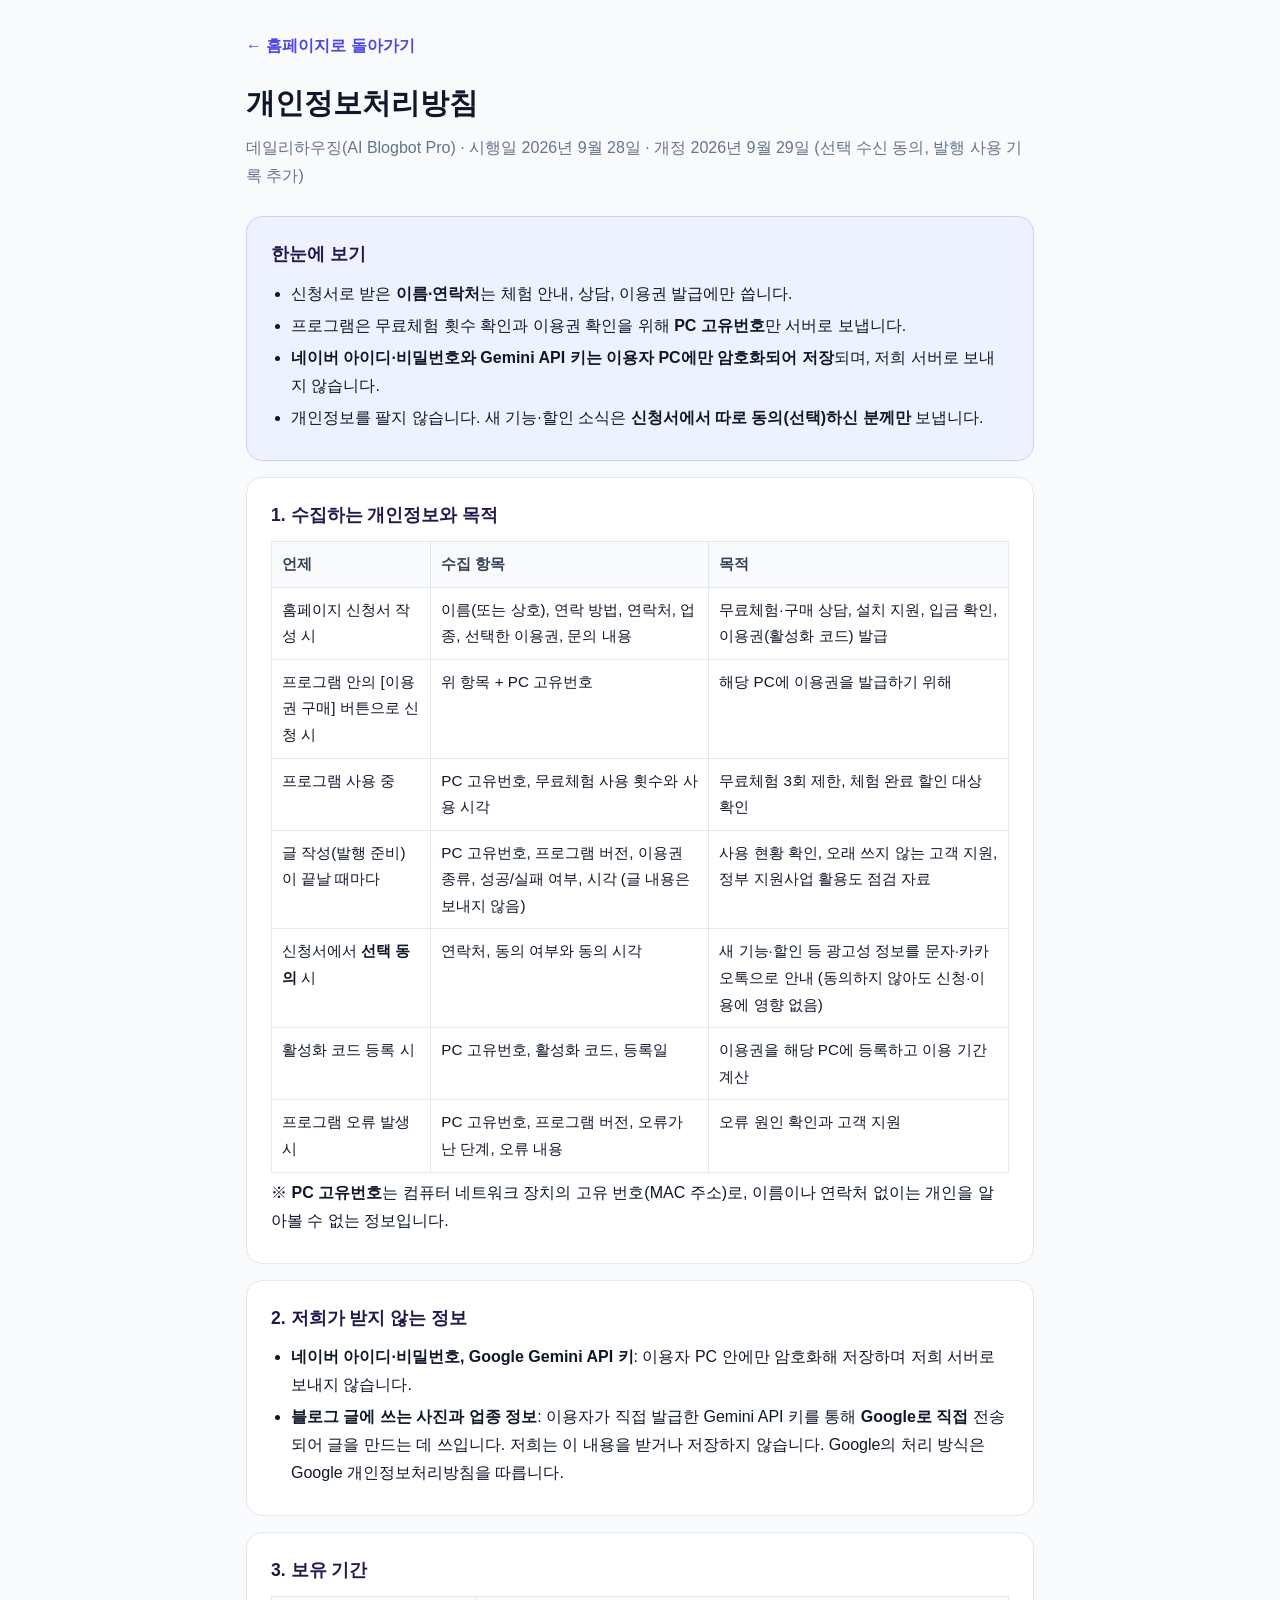
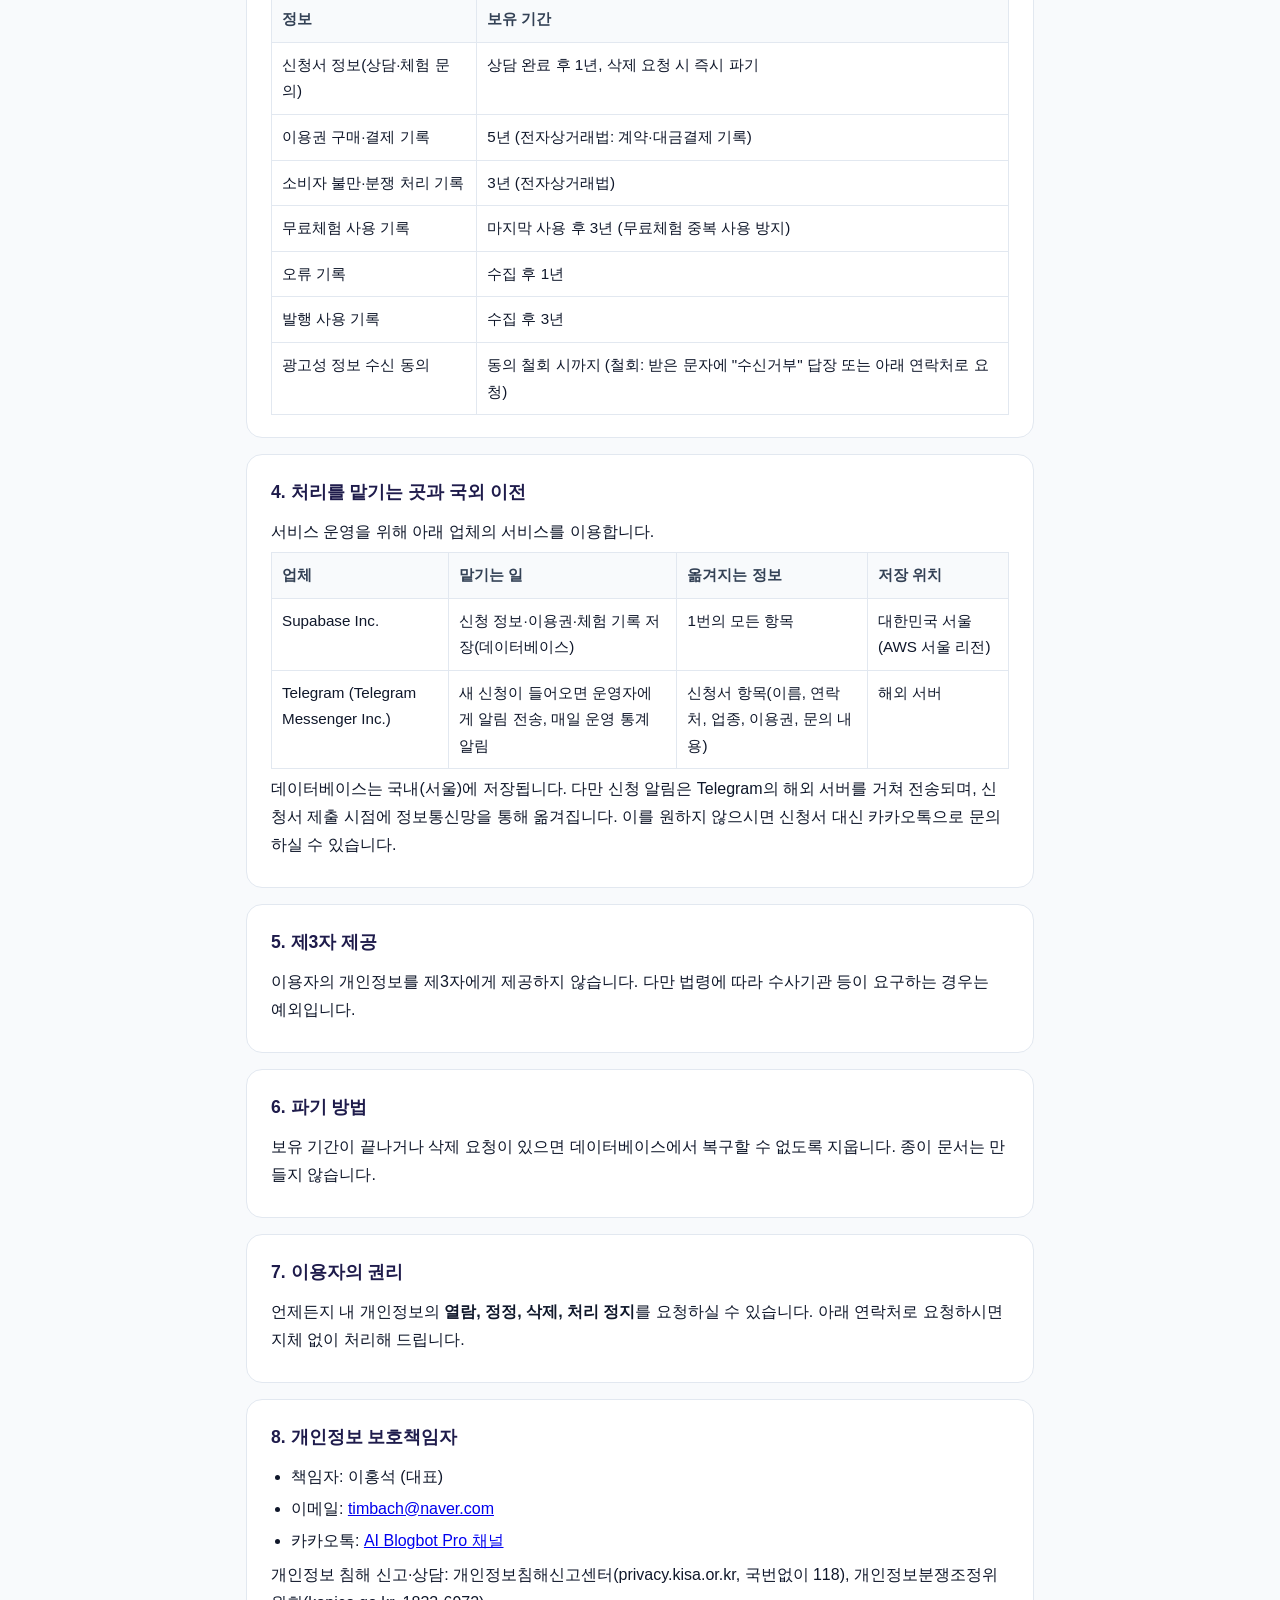
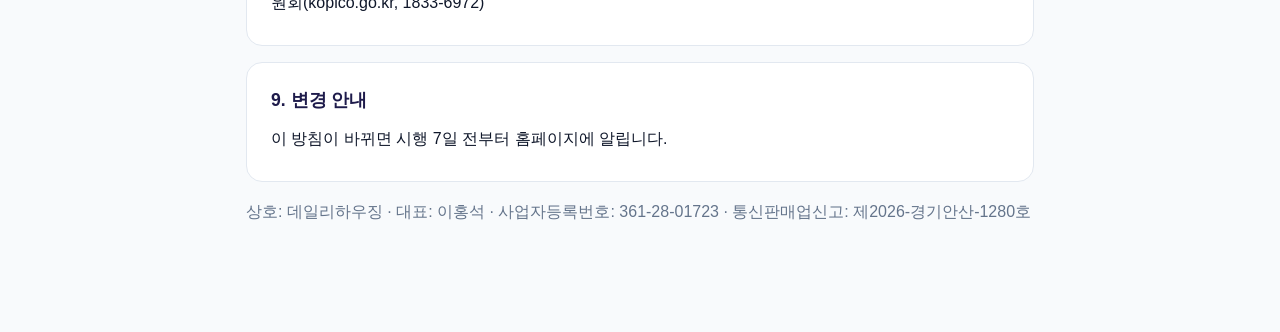
<file: privacy.html>
<!DOCTYPE html>
<html lang="ko">
<head>
<meta charset="UTF-8">
<meta name="viewport" content="width=device-width, initial-scale=1.0">
<title>개인정보처리방침 | AI Blogbot Pro</title>
<style>
  :root { --ink:#0f172a; --muted:#64748b; --line:#e2e8f0; --accent:#4f46e5; --soft:#eef2ff; }
  * { box-sizing: border-box; }
  body { margin: 0; font-family: 'Pretendard', 'Malgun Gothic', 'Noto Sans KR', sans-serif; background: #f8fafc; color: var(--ink); line-height: 1.75; }
  .wrap { max-width: 820px; margin: 0 auto; padding: 32px 16px 80px; }
  .back { display: inline-block; color: var(--accent); text-decoration: none; font-weight: 700; margin-bottom: 18px; }
  h1 { font-size: 1.8rem; margin: 0 0 6px; }
  .meta { color: var(--muted); margin-bottom: 26px; }
  .card { background: #fff; border: 1px solid var(--line); border-radius: 16px; padding: 22px 24px; margin-bottom: 16px; }
  h2 { font-size: 1.1rem; margin: 0 0 10px; color: #1e1b4b; }
  p { margin: 6px 0; }
  ul { margin: 6px 0; padding-left: 20px; }
  li { margin: 4px 0; }
  table { width: 100%; border-collapse: collapse; font-size: 0.95rem; margin-top: 6px; }
  th, td { border: 1px solid var(--line); padding: 9px 10px; text-align: left; vertical-align: top; }
  th { background: #f8fafc; color: #334155; }
  .check { background: #fef08a; padding: 0 4px; border-radius: 4px; }
  .summary { background: var(--soft); border-color: #c7d2fe; }
</style>
</head>
<body>
<div class="wrap">
  <a class="back" href="index.html">← 홈페이지로 돌아가기</a>
  <h1>개인정보처리방침</h1>
  <p class="meta">데일리하우징(AI Blogbot Pro) · 시행일 2026년 9월 28일 · 개정 2026년 9월 29일 (선택 수신 동의, 발행 사용 기록 추가)</p>

  <div class="card summary">
    <h2>한눈에 보기</h2>
    <ul>
      <li>신청서로 받은 <b>이름·연락처</b>는 체험 안내, 상담, 이용권 발급에만 씁니다.</li>
      <li>프로그램은 무료체험 횟수 확인과 이용권 확인을 위해 <b>PC 고유번호</b>만 서버로 보냅니다.</li>
      <li><b>네이버 아이디·비밀번호와 Gemini API 키는 이용자 PC에만 암호화되어 저장</b>되며, 저희 서버로 보내지 않습니다.</li>
      <li>개인정보를 팔지 않습니다. 새 기능·할인 소식은 <b>신청서에서 따로 동의(선택)하신 분께만</b> 보냅니다.</li>
    </ul>
  </div>

  <div class="card">
    <h2>1. 수집하는 개인정보와 목적</h2>
    <table>
      <tr><th>언제</th><th>수집 항목</th><th>목적</th></tr>
      <tr><td>홈페이지 신청서 작성 시</td><td>이름(또는 상호), 연락 방법, 연락처, 업종, 선택한 이용권, 문의 내용</td><td>무료체험·구매 상담, 설치 지원, 입금 확인, 이용권(활성화 코드) 발급</td></tr>
      <tr><td>프로그램 안의 [이용권 구매] 버튼으로 신청 시</td><td>위 항목 + PC 고유번호</td><td>해당 PC에 이용권을 발급하기 위해</td></tr>
      <tr><td>프로그램 사용 중</td><td>PC 고유번호, 무료체험 사용 횟수와 사용 시각</td><td>무료체험 3회 제한, 체험 완료 할인 대상 확인</td></tr>
      <tr><td>글 작성(발행 준비)이 끝날 때마다</td><td>PC 고유번호, 프로그램 버전, 이용권 종류, 성공/실패 여부, 시각 (글 내용은 보내지 않음)</td><td>사용 현황 확인, 오래 쓰지 않는 고객 지원, 정부 지원사업 활용도 점검 자료</td></tr>
      <tr><td>신청서에서 <b>선택 동의</b> 시</td><td>연락처, 동의 여부와 동의 시각</td><td>새 기능·할인 등 광고성 정보를 문자·카카오톡으로 안내 (동의하지 않아도 신청·이용에 영향 없음)</td></tr>
      <tr><td>활성화 코드 등록 시</td><td>PC 고유번호, 활성화 코드, 등록일</td><td>이용권을 해당 PC에 등록하고 이용 기간 계산</td></tr>
      <tr><td>프로그램 오류 발생 시</td><td>PC 고유번호, 프로그램 버전, 오류가 난 단계, 오류 내용</td><td>오류 원인 확인과 고객 지원</td></tr>
    </table>
    <p>※ <b>PC 고유번호</b>는 컴퓨터 네트워크 장치의 고유 번호(MAC 주소)로, 이름이나 연락처 없이는 개인을 알아볼 수 없는 정보입니다.</p>
  </div>

  <div class="card">
    <h2>2. 저희가 받지 않는 정보</h2>
    <ul>
      <li><b>네이버 아이디·비밀번호, Google Gemini API 키</b>: 이용자 PC 안에만 암호화해 저장하며 저희 서버로 보내지 않습니다.</li>
      <li><b>블로그 글에 쓰는 사진과 업종 정보</b>: 이용자가 직접 발급한 Gemini API 키를 통해 <b>Google로 직접</b> 전송되어 글을 만드는 데 쓰입니다. 저희는 이 내용을 받거나 저장하지 않습니다. Google의 처리 방식은 Google 개인정보처리방침을 따릅니다.</li>
    </ul>
  </div>

  <div class="card">
    <h2>3. 보유 기간</h2>
    <table>
      <tr><th>정보</th><th>보유 기간</th></tr>
      <tr><td>신청서 정보(상담·체험 문의)</td><td>상담 완료 후 1년, 삭제 요청 시 즉시 파기</td></tr>
      <tr><td>이용권 구매·결제 기록</td><td>5년 (전자상거래법: 계약·대금결제 기록)</td></tr>
      <tr><td>소비자 불만·분쟁 처리 기록</td><td>3년 (전자상거래법)</td></tr>
      <tr><td>무료체험 사용 기록</td><td>마지막 사용 후 3년 (무료체험 중복 사용 방지)</td></tr>
      <tr><td>오류 기록</td><td>수집 후 1년</td></tr>
      <tr><td>발행 사용 기록</td><td>수집 후 3년</td></tr>
      <tr><td>광고성 정보 수신 동의</td><td>동의 철회 시까지 (철회: 받은 문자에 "수신거부" 답장 또는 아래 연락처로 요청)</td></tr>
    </table>
  </div>

  <div class="card">
    <h2>4. 처리를 맡기는 곳과 국외 이전</h2>
    <p>서비스 운영을 위해 아래 업체의 서비스를 이용합니다.</p>
    <table>
      <tr><th>업체</th><th>맡기는 일</th><th>옮겨지는 정보</th><th>저장 위치</th></tr>
      <tr><td>Supabase Inc.</td><td>신청 정보·이용권·체험 기록 저장(데이터베이스)</td><td>1번의 모든 항목</td><td>대한민국 서울 (AWS 서울 리전)</td></tr>
      <tr><td>Telegram (Telegram Messenger Inc.)</td><td>새 신청이 들어오면 운영자에게 알림 전송, 매일 운영 통계 알림</td><td>신청서 항목(이름, 연락처, 업종, 이용권, 문의 내용)</td><td>해외 서버</td></tr>
    </table>
    <p>데이터베이스는 국내(서울)에 저장됩니다. 다만 신청 알림은 Telegram의 해외 서버를 거쳐 전송되며, 신청서 제출 시점에 정보통신망을 통해 옮겨집니다. 이를 원하지 않으시면 신청서 대신 카카오톡으로 문의하실 수 있습니다.</p>
  </div>

  <div class="card">
    <h2>5. 제3자 제공</h2>
    <p>이용자의 개인정보를 제3자에게 제공하지 않습니다. 다만 법령에 따라 수사기관 등이 요구하는 경우는 예외입니다.</p>
  </div>

  <div class="card">
    <h2>6. 파기 방법</h2>
    <p>보유 기간이 끝나거나 삭제 요청이 있으면 데이터베이스에서 복구할 수 없도록 지웁니다. 종이 문서는 만들지 않습니다.</p>
  </div>

  <div class="card">
    <h2>7. 이용자의 권리</h2>
    <p>언제든지 내 개인정보의 <b>열람, 정정, 삭제, 처리 정지</b>를 요청하실 수 있습니다. 아래 연락처로 요청하시면 지체 없이 처리해 드립니다.</p>
  </div>

  <div class="card">
    <h2>8. 개인정보 보호책임자</h2>
    <ul>
      <li>책임자: 이홍석 (대표)</li>
      <li>이메일: <a href="mailto:timbach@naver.com">timbach@naver.com</a></li>
      <li>카카오톡: <a href="https://pf.kakao.com/_KFVxnX" target="_blank" rel="noopener">AI Blogbot Pro 채널</a></li>
    </ul>
    <p>개인정보 침해 신고·상담: 개인정보침해신고센터(privacy.kisa.or.kr, 국번없이 118), 개인정보분쟁조정위원회(kopico.go.kr, 1833-6972)</p>
  </div>

  <div class="card">
    <h2>9. 변경 안내</h2>
    <p>이 방침이 바뀌면 시행 7일 전부터 홈페이지에 알립니다.</p>
  </div>

  <p class="meta">상호: 데일리하우징 · 대표: 이홍석 · 사업자등록번호: 361-28-01723 · 통신판매업신고: 제2026-경기안산-1280호</p>
</div>
</body>
</html>
</file>
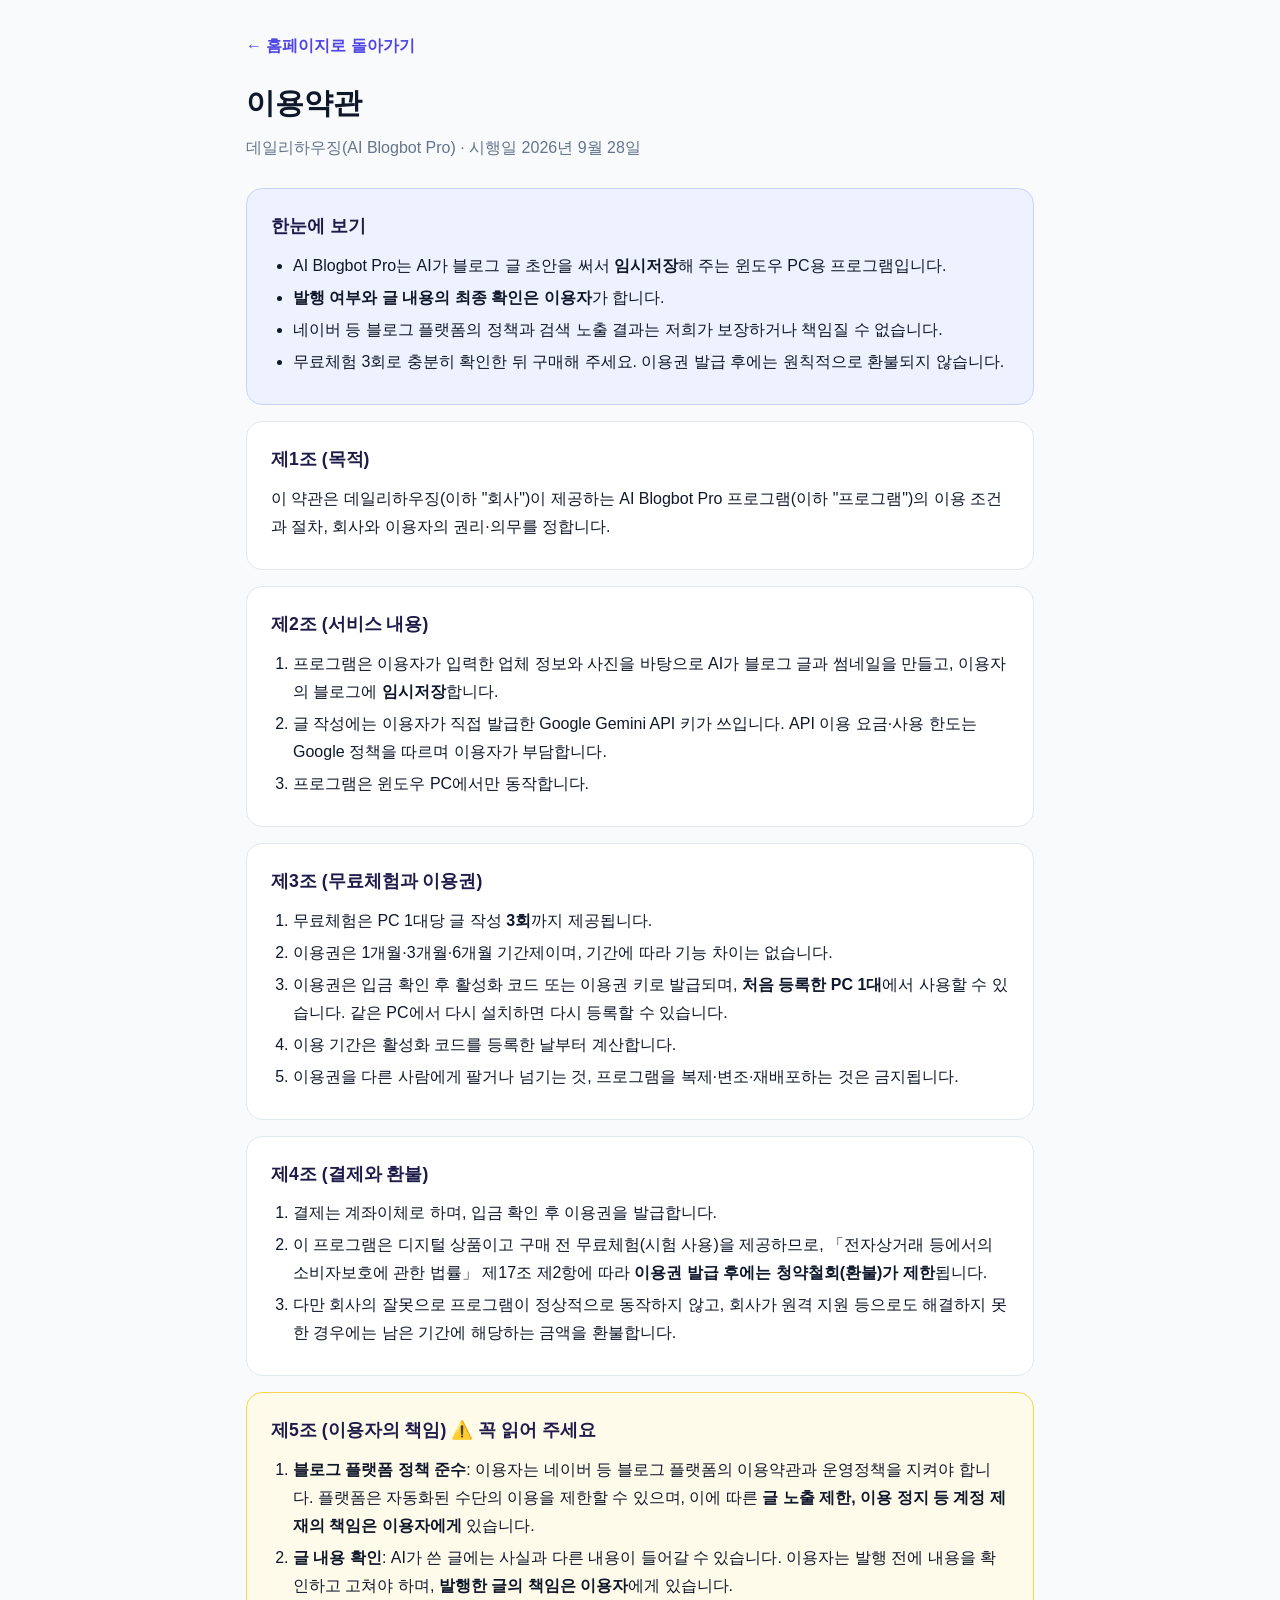
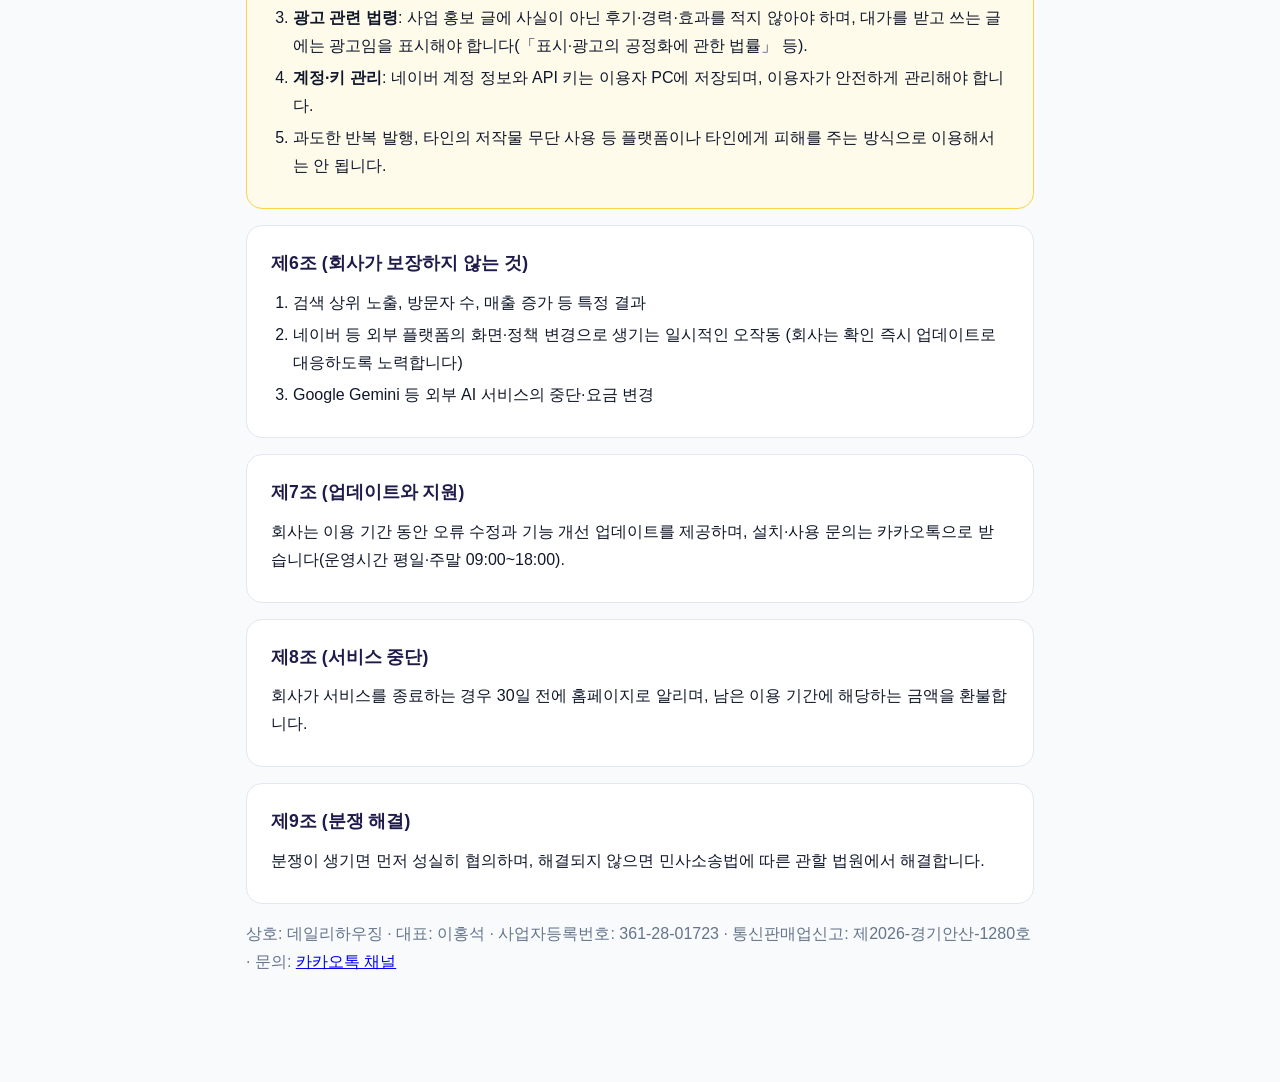
<file: terms.html>
<!DOCTYPE html>
<html lang="ko">
<head>
<meta charset="UTF-8">
<meta name="viewport" content="width=device-width, initial-scale=1.0">
<title>이용약관 | AI Blogbot Pro</title>
<style>
  :root { --ink:#0f172a; --muted:#64748b; --line:#e2e8f0; --accent:#4f46e5; --soft:#eef2ff; }
  * { box-sizing: border-box; }
  body { margin: 0; font-family: 'Pretendard', 'Malgun Gothic', 'Noto Sans KR', sans-serif; background: #f8fafc; color: var(--ink); line-height: 1.75; }
  .wrap { max-width: 820px; margin: 0 auto; padding: 32px 16px 80px; }
  .back { display: inline-block; color: var(--accent); text-decoration: none; font-weight: 700; margin-bottom: 18px; }
  h1 { font-size: 1.8rem; margin: 0 0 6px; }
  .meta { color: var(--muted); margin-bottom: 26px; }
  .card { background: #fff; border: 1px solid var(--line); border-radius: 16px; padding: 22px 24px; margin-bottom: 16px; }
  h2 { font-size: 1.1rem; margin: 0 0 10px; color: #1e1b4b; }
  p { margin: 6px 0; }
  ol, ul { margin: 6px 0; padding-left: 22px; }
  li { margin: 4px 0; }
  .check { background: #fef08a; padding: 0 4px; border-radius: 4px; }
  .summary { background: var(--soft); border-color: #c7d2fe; }
  .important { border-color: #fcd34d; background: #fffbeb; }
</style>
</head>
<body>
<div class="wrap">
  <a class="back" href="index.html">← 홈페이지로 돌아가기</a>
  <h1>이용약관</h1>
  <p class="meta">데일리하우징(AI Blogbot Pro) · 시행일 2026년 9월 28일</p>

  <div class="card summary">
    <h2>한눈에 보기</h2>
    <ul>
      <li>AI Blogbot Pro는 AI가 블로그 글 초안을 써서 <b>임시저장</b>해 주는 윈도우 PC용 프로그램입니다.</li>
      <li><b>발행 여부와 글 내용의 최종 확인은 이용자</b>가 합니다.</li>
      <li>네이버 등 블로그 플랫폼의 정책과 검색 노출 결과는 저희가 보장하거나 책임질 수 없습니다.</li>
      <li>무료체험 3회로 충분히 확인한 뒤 구매해 주세요. 이용권 발급 후에는 원칙적으로 환불되지 않습니다.</li>
    </ul>
  </div>

  <div class="card">
    <h2>제1조 (목적)</h2>
    <p>이 약관은 데일리하우징(이하 "회사")이 제공하는 AI Blogbot Pro 프로그램(이하 "프로그램")의 이용 조건과 절차, 회사와 이용자의 권리·의무를 정합니다.</p>
  </div>

  <div class="card">
    <h2>제2조 (서비스 내용)</h2>
    <ol>
      <li>프로그램은 이용자가 입력한 업체 정보와 사진을 바탕으로 AI가 블로그 글과 썸네일을 만들고, 이용자의 블로그에 <b>임시저장</b>합니다.</li>
      <li>글 작성에는 이용자가 직접 발급한 Google Gemini API 키가 쓰입니다. API 이용 요금·사용 한도는 Google 정책을 따르며 이용자가 부담합니다.</li>
      <li>프로그램은 윈도우 PC에서만 동작합니다.</li>
    </ol>
  </div>

  <div class="card">
    <h2>제3조 (무료체험과 이용권)</h2>
    <ol>
      <li>무료체험은 PC 1대당 글 작성 <b>3회</b>까지 제공됩니다.</li>
      <li>이용권은 1개월·3개월·6개월 기간제이며, 기간에 따라 기능 차이는 없습니다.</li>
      <li>이용권은 입금 확인 후 활성화 코드 또는 이용권 키로 발급되며, <b>처음 등록한 PC 1대</b>에서 사용할 수 있습니다. 같은 PC에서 다시 설치하면 다시 등록할 수 있습니다.</li>
      <li>이용 기간은 활성화 코드를 등록한 날부터 계산합니다.</li>
      <li>이용권을 다른 사람에게 팔거나 넘기는 것, 프로그램을 복제·변조·재배포하는 것은 금지됩니다.</li>
    </ol>
  </div>

  <div class="card">
    <h2>제4조 (결제와 환불)</h2>
    <ol>
      <li>결제는 계좌이체로 하며, 입금 확인 후 이용권을 발급합니다.</li>
      <li>이 프로그램은 디지털 상품이고 구매 전 무료체험(시험 사용)을 제공하므로, 「전자상거래 등에서의 소비자보호에 관한 법률」 제17조 제2항에 따라 <b>이용권 발급 후에는 청약철회(환불)가 제한</b>됩니다.</li>
      <li>다만 회사의 잘못으로 프로그램이 정상적으로 동작하지 않고, 회사가 원격 지원 등으로도 해결하지 못한 경우에는 남은 기간에 해당하는 금액을 환불합니다.</li>
    </ol>
  </div>

  <div class="card important">
    <h2>제5조 (이용자의 책임) ⚠️ 꼭 읽어 주세요</h2>
    <ol>
      <li><b>블로그 플랫폼 정책 준수</b>: 이용자는 네이버 등 블로그 플랫폼의 이용약관과 운영정책을 지켜야 합니다. 플랫폼은 자동화된 수단의 이용을 제한할 수 있으며, 이에 따른 <b>글 노출 제한, 이용 정지 등 계정 제재의 책임은 이용자에게</b> 있습니다.</li>
      <li><b>글 내용 확인</b>: AI가 쓴 글에는 사실과 다른 내용이 들어갈 수 있습니다. 이용자는 발행 전에 내용을 확인하고 고쳐야 하며, <b>발행한 글의 책임은 이용자</b>에게 있습니다.</li>
      <li><b>광고 관련 법령</b>: 사업 홍보 글에 사실이 아닌 후기·경력·효과를 적지 않아야 하며, 대가를 받고 쓰는 글에는 광고임을 표시해야 합니다(「표시·광고의 공정화에 관한 법률」 등).</li>
      <li><b>계정·키 관리</b>: 네이버 계정 정보와 API 키는 이용자 PC에 저장되며, 이용자가 안전하게 관리해야 합니다.</li>
      <li>과도한 반복 발행, 타인의 저작물 무단 사용 등 플랫폼이나 타인에게 피해를 주는 방식으로 이용해서는 안 됩니다.</li>
    </ol>
  </div>

  <div class="card">
    <h2>제6조 (회사가 보장하지 않는 것)</h2>
    <ol>
      <li>검색 상위 노출, 방문자 수, 매출 증가 등 특정 결과</li>
      <li>네이버 등 외부 플랫폼의 화면·정책 변경으로 생기는 일시적인 오작동 (회사는 확인 즉시 업데이트로 대응하도록 노력합니다)</li>
      <li>Google Gemini 등 외부 AI 서비스의 중단·요금 변경</li>
    </ol>
  </div>

  <div class="card">
    <h2>제7조 (업데이트와 지원)</h2>
    <p>회사는 이용 기간 동안 오류 수정과 기능 개선 업데이트를 제공하며, 설치·사용 문의는 카카오톡으로 받습니다(운영시간 평일·주말 09:00~18:00).</p>
  </div>

  <div class="card">
    <h2>제8조 (서비스 중단)</h2>
    <p>회사가 서비스를 종료하는 경우 30일 전에 홈페이지로 알리며, 남은 이용 기간에 해당하는 금액을 환불합니다.</p>
  </div>

  <div class="card">
    <h2>제9조 (분쟁 해결)</h2>
    <p>분쟁이 생기면 먼저 성실히 협의하며, 해결되지 않으면 민사소송법에 따른 관할 법원에서 해결합니다.</p>
  </div>

  <p class="meta">상호: 데일리하우징 · 대표: 이홍석 · 사업자등록번호: 361-28-01723 · 통신판매업신고: 제2026-경기안산-1280호 · 문의: <a href="https://pf.kakao.com/_KFVxnX" target="_blank" rel="noopener">카카오톡 채널</a></p>
</div>
</body>
</html>
</file>
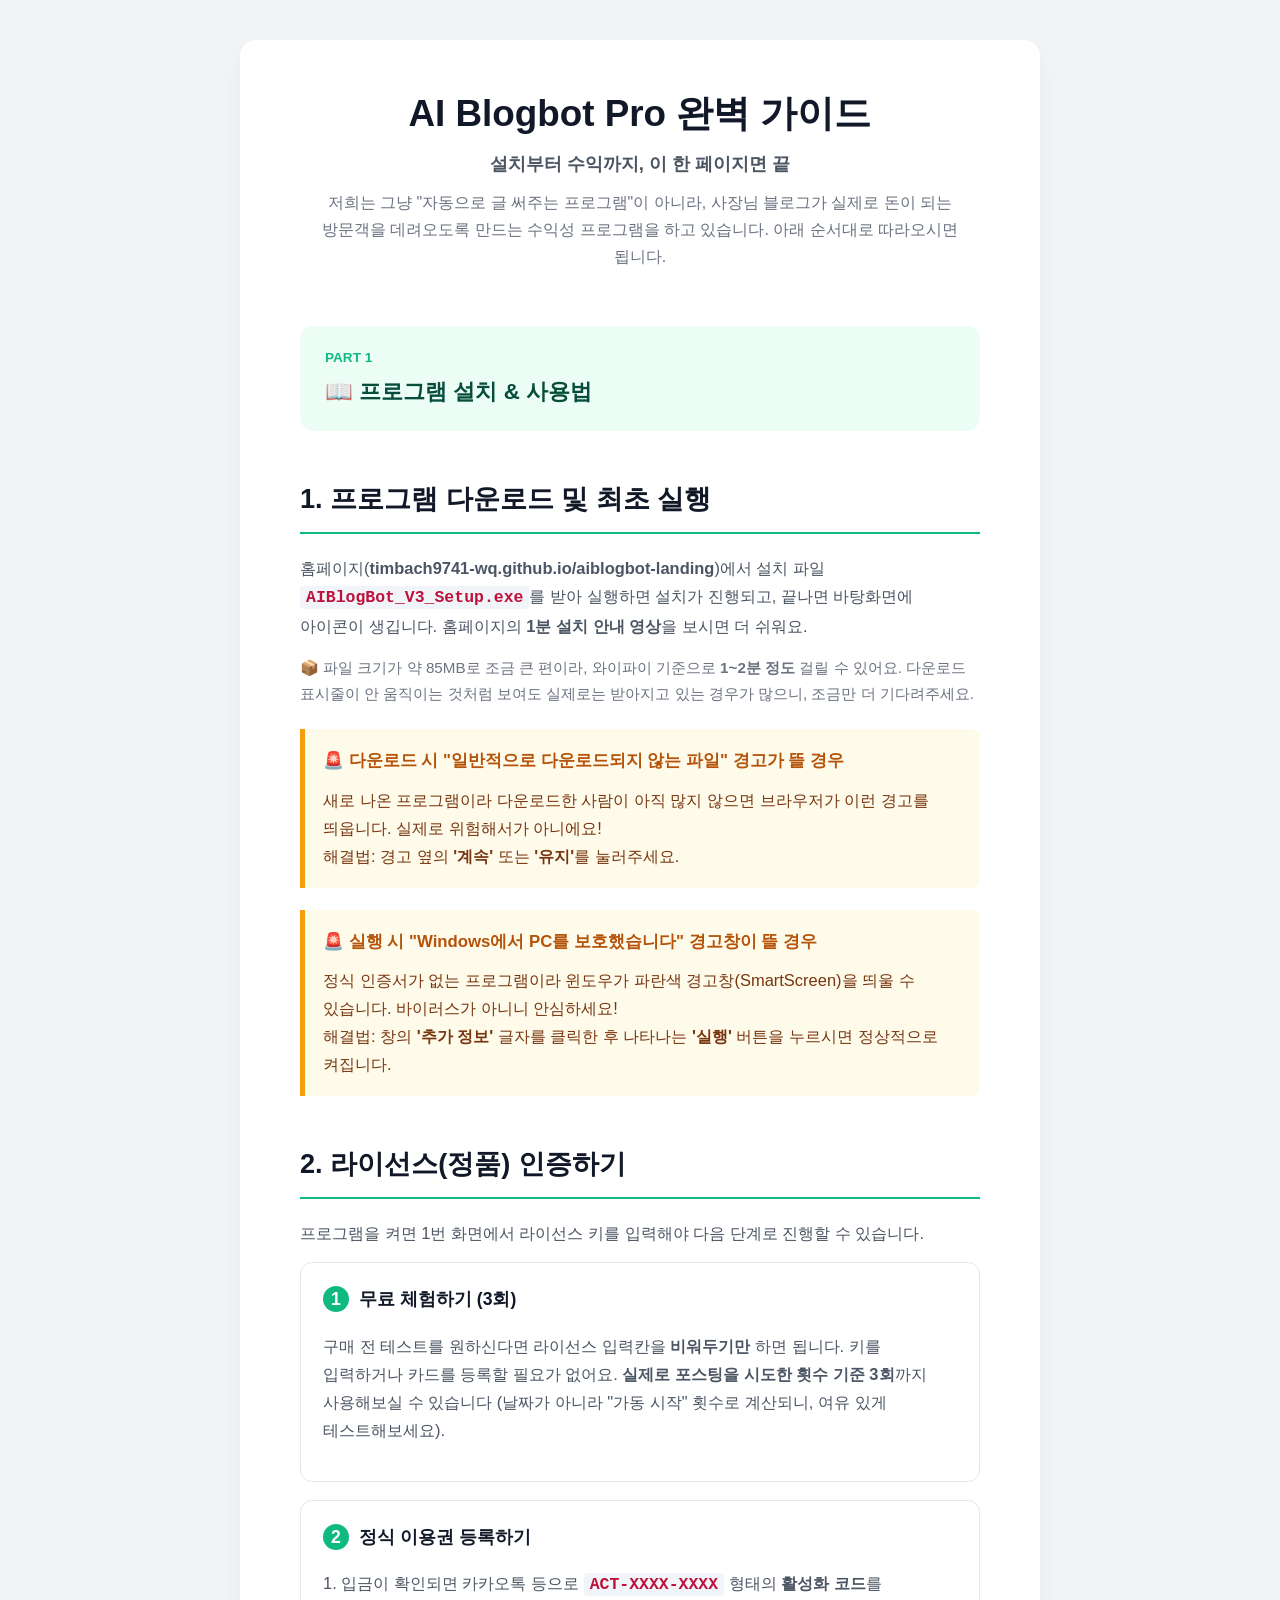
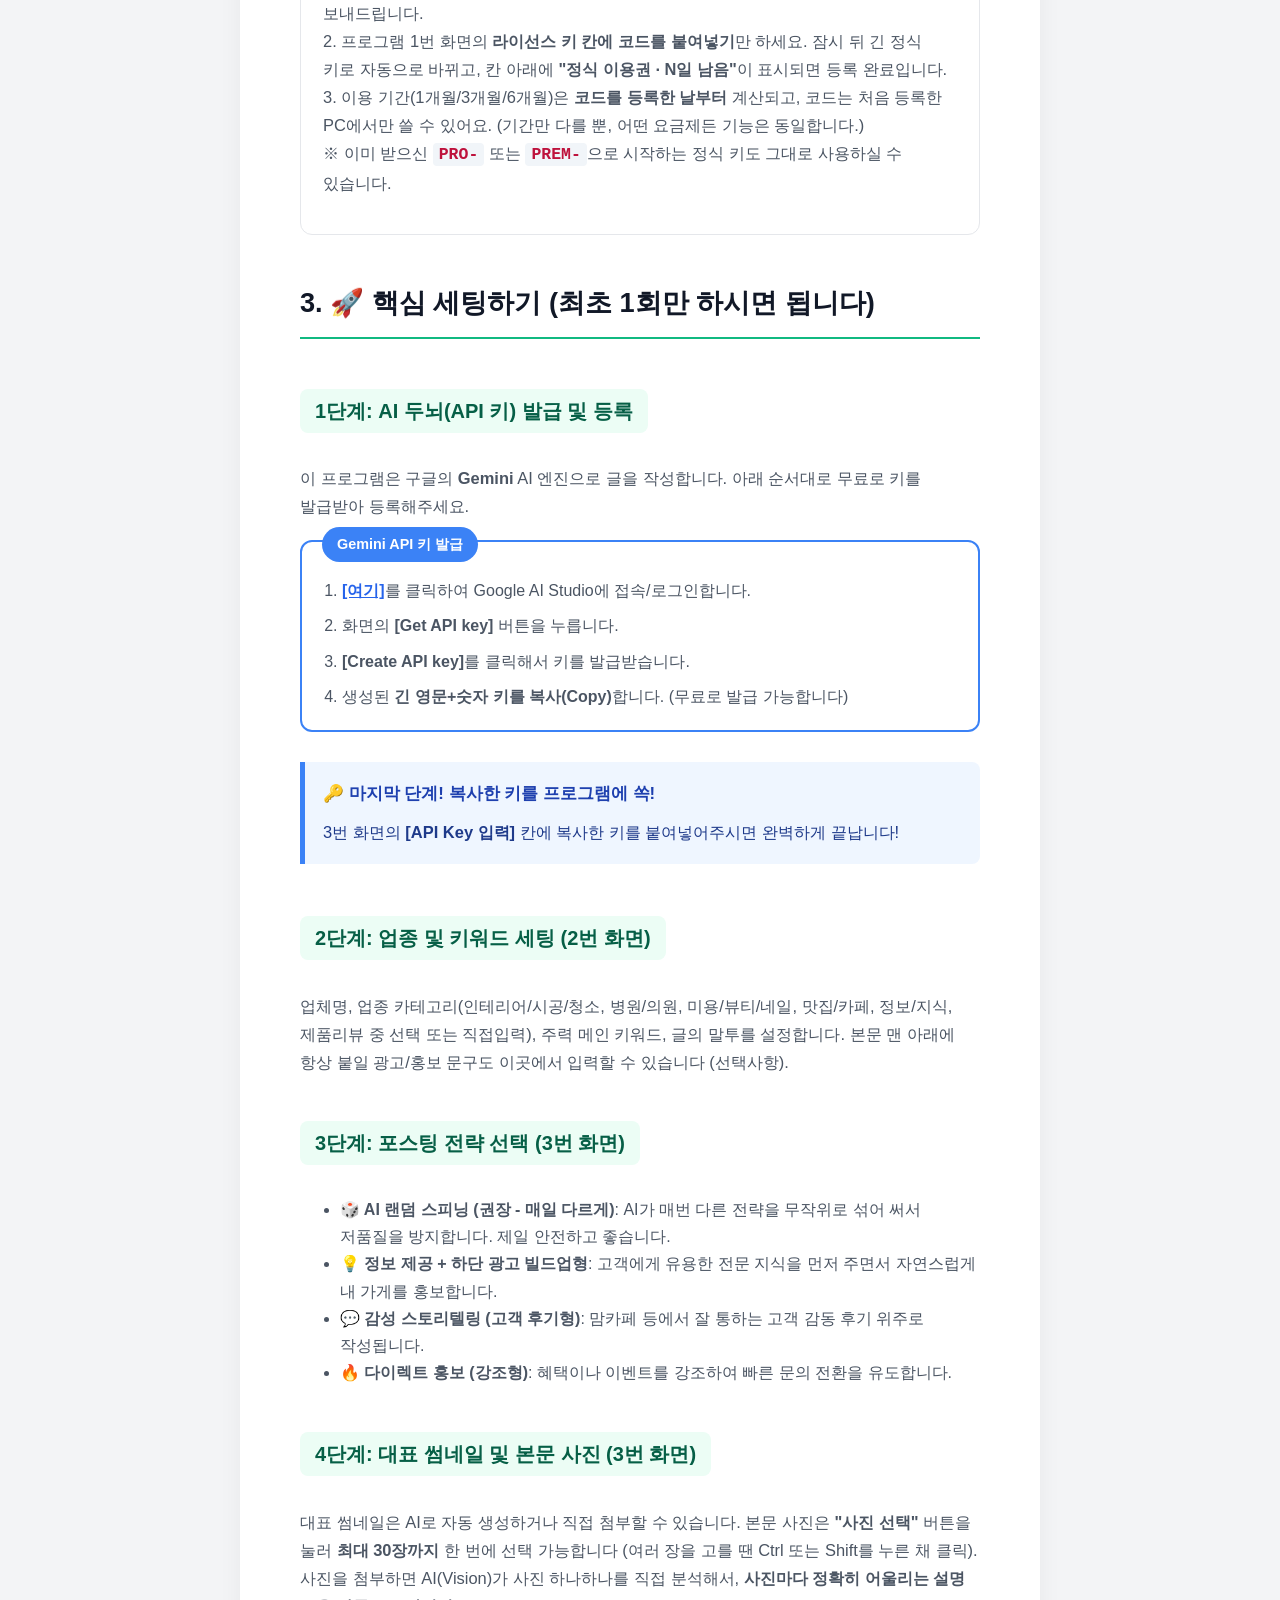
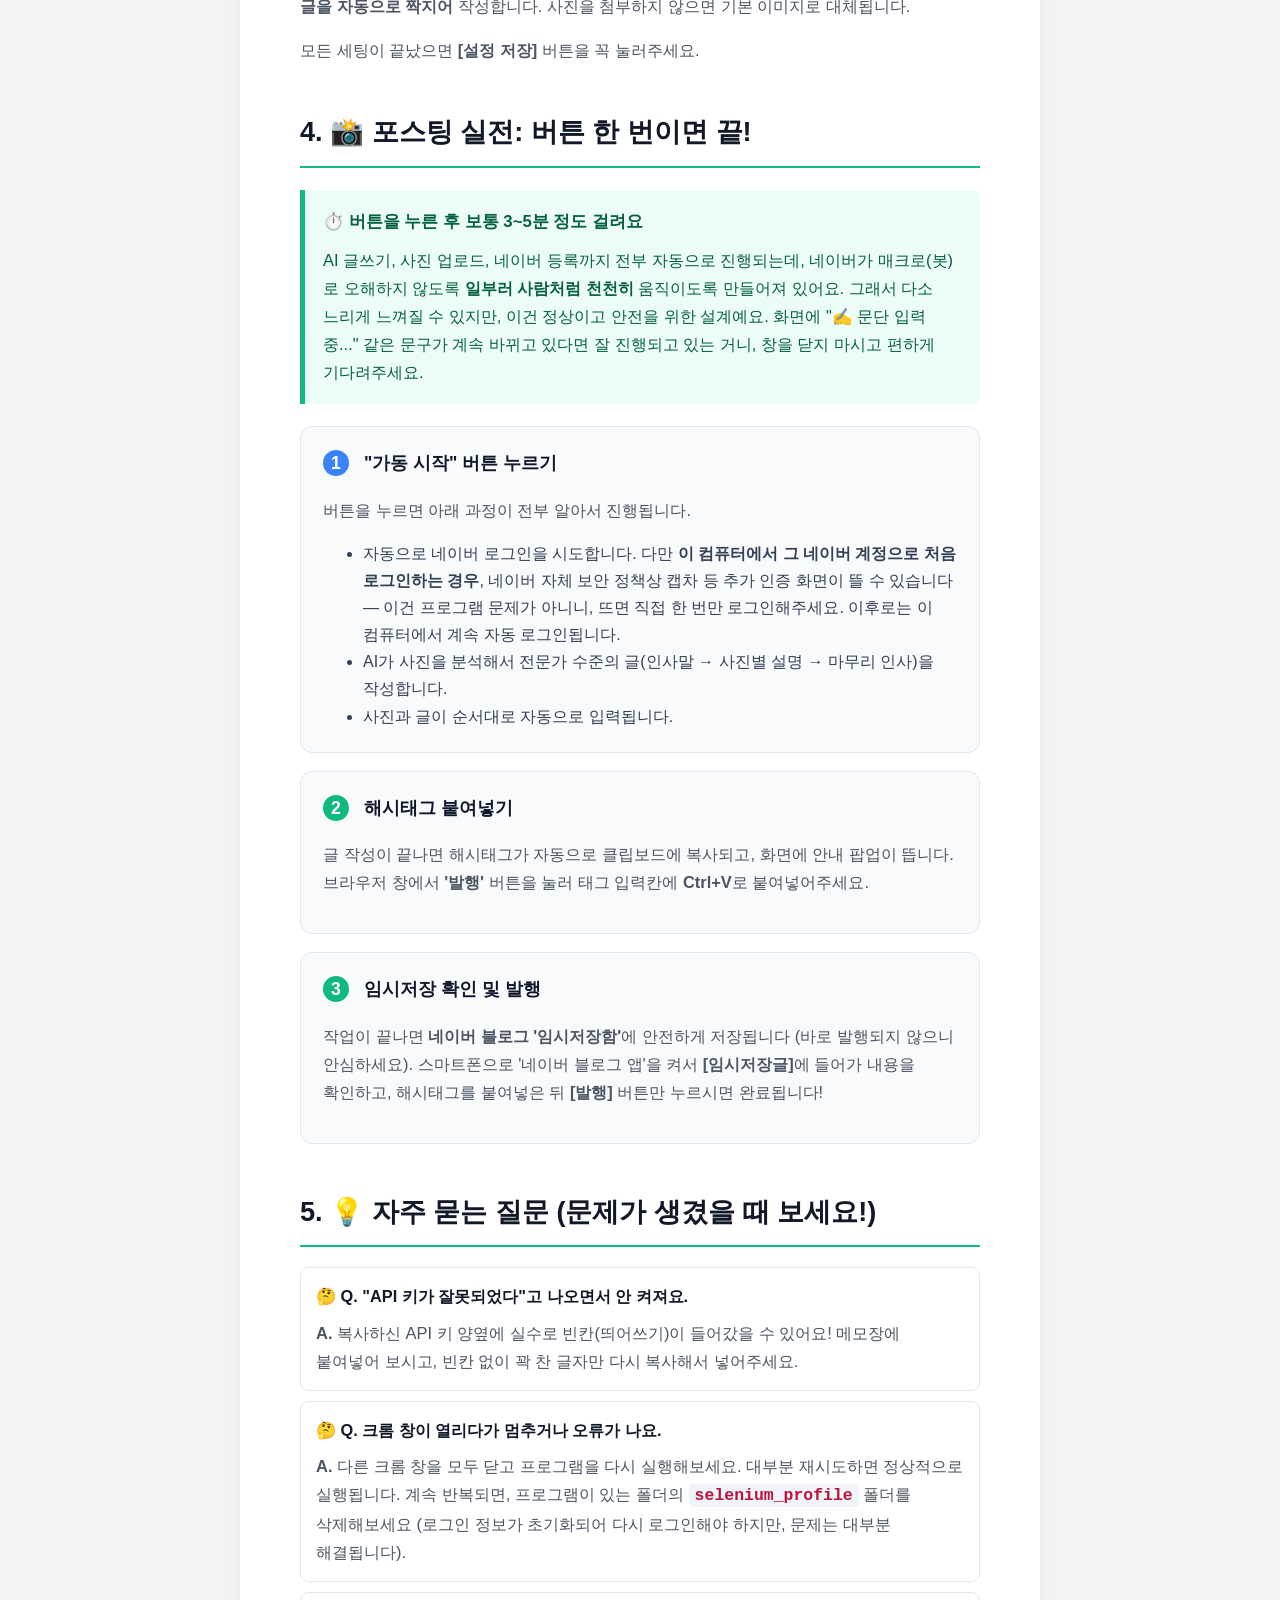
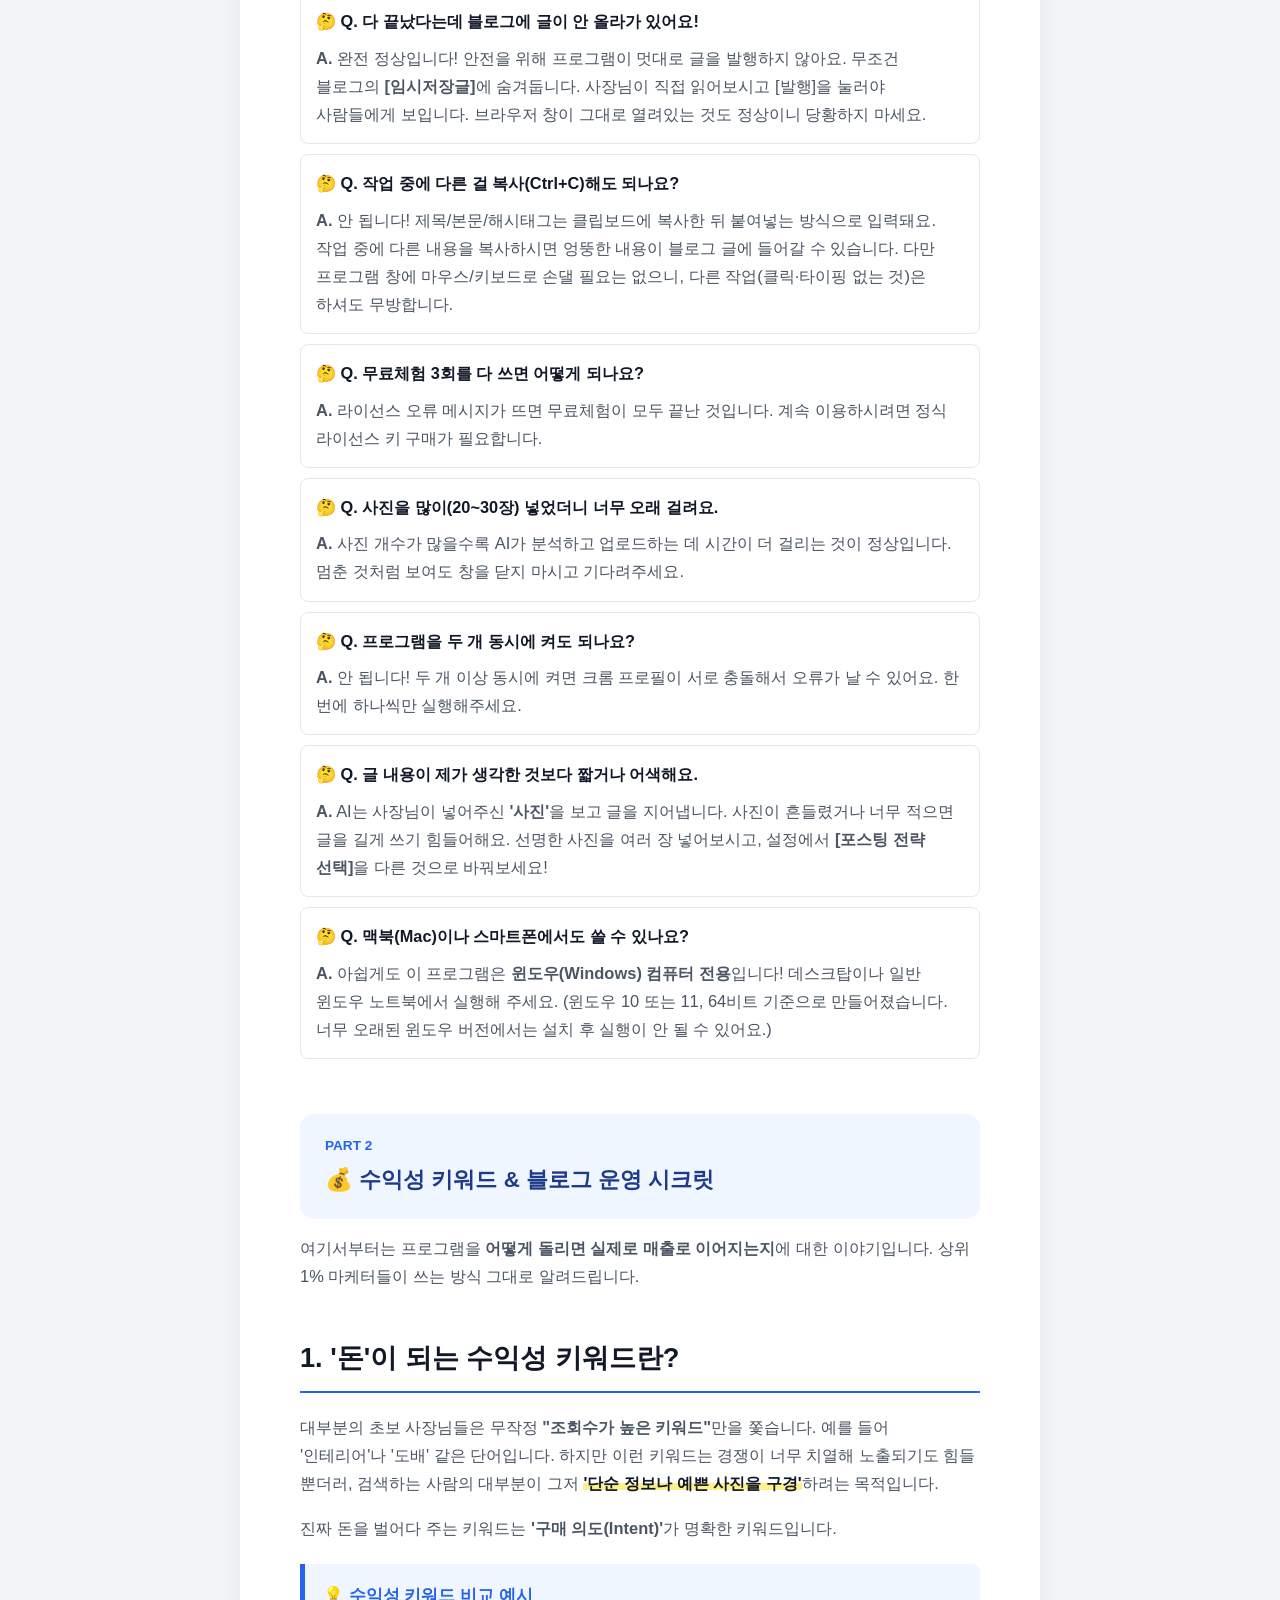
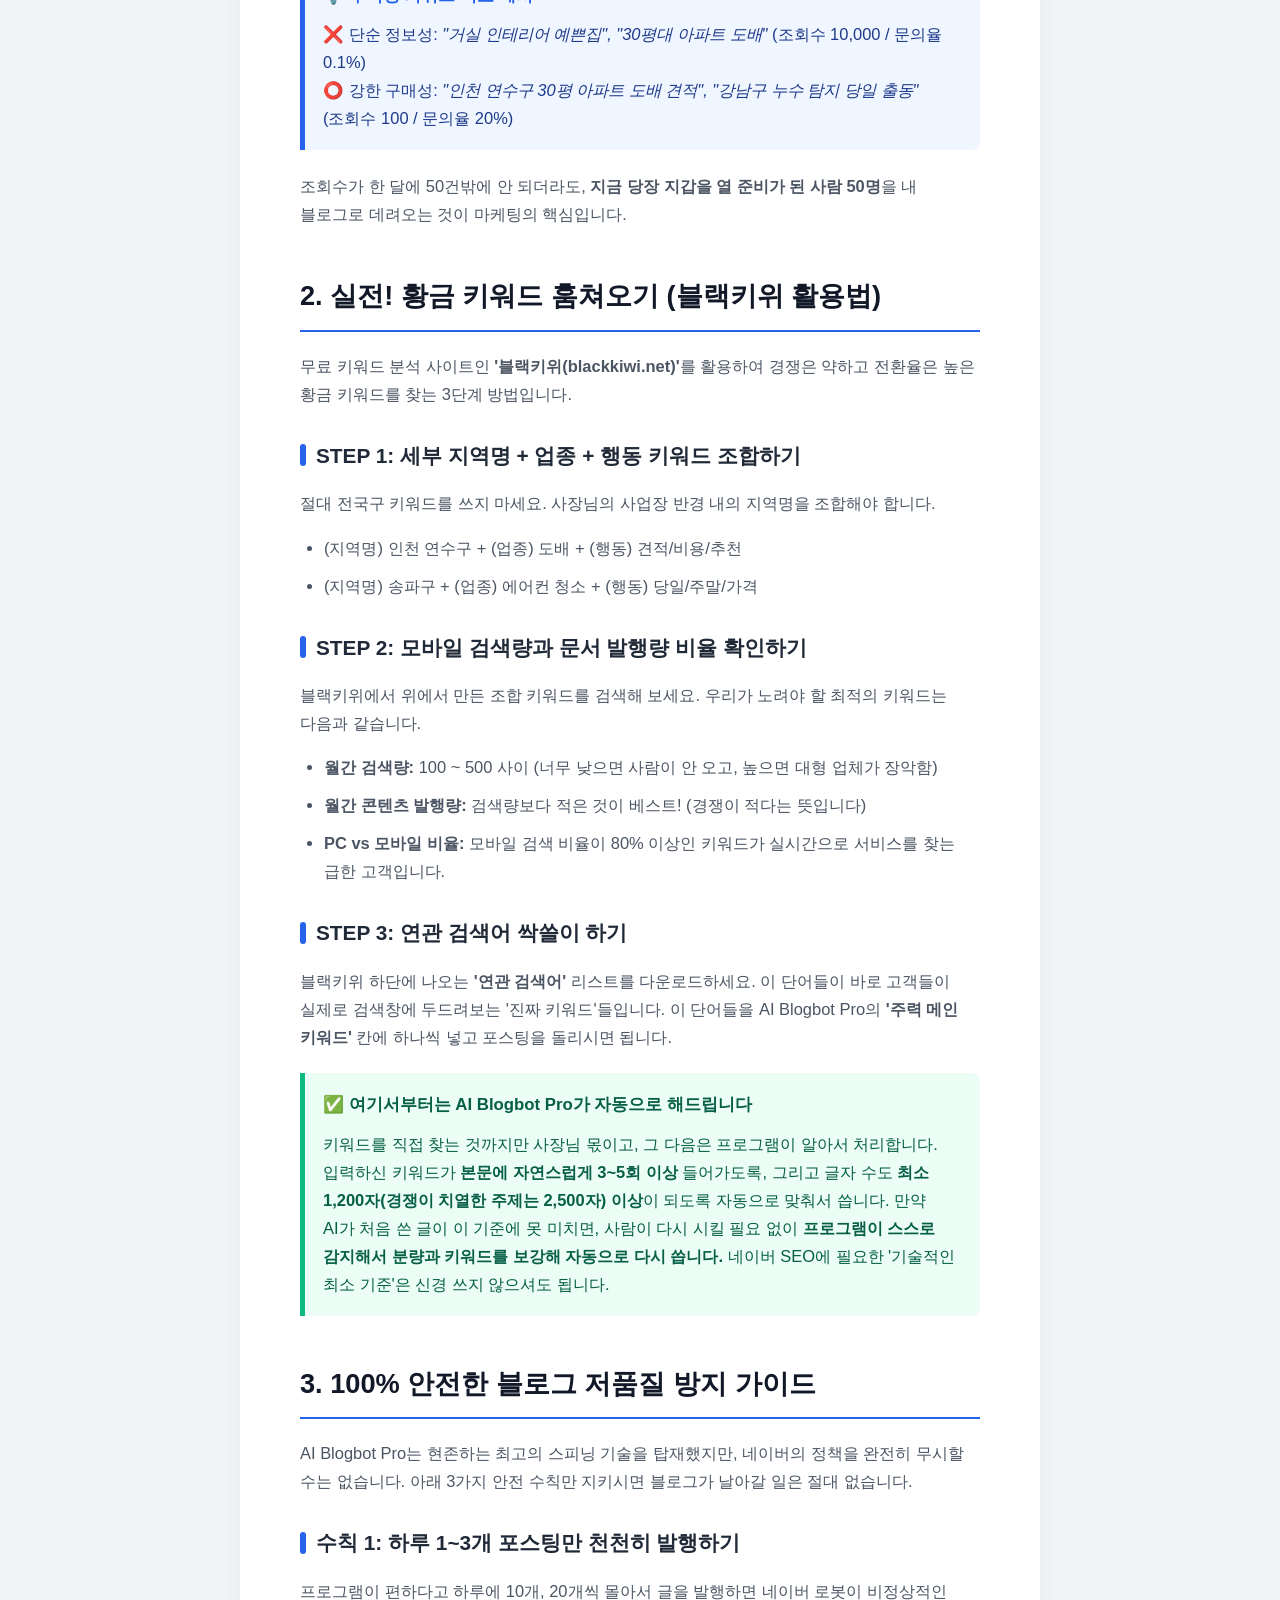
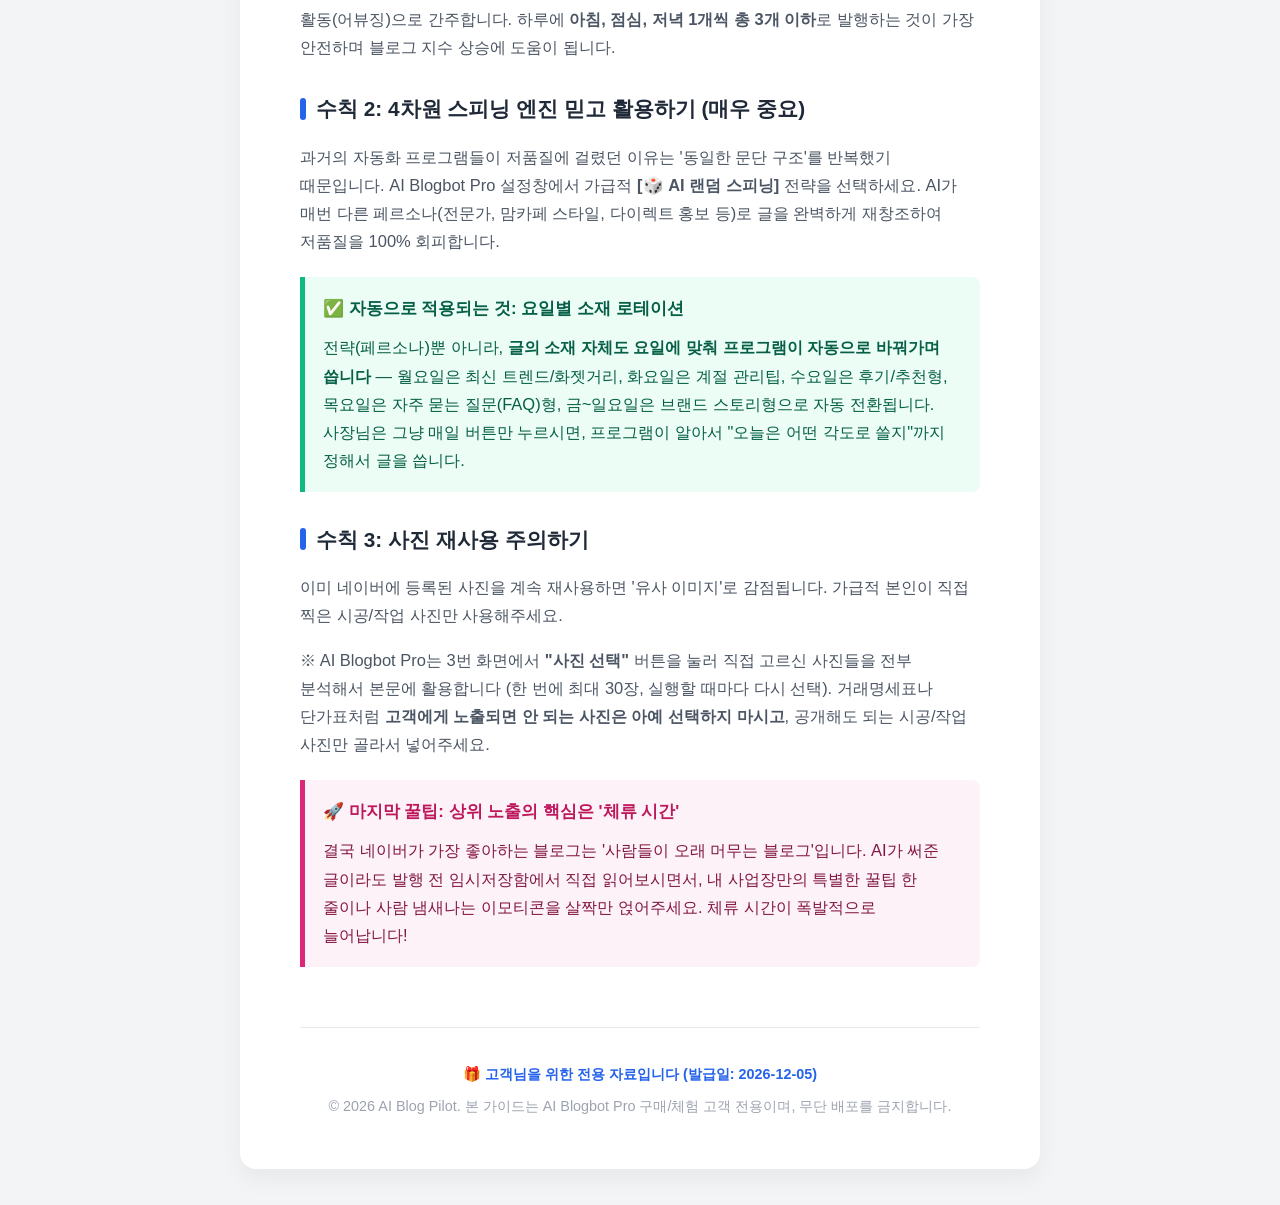
<file: guides/combined-guide.html>
<!DOCTYPE html>
<html lang="ko">
<head>
    <meta charset="UTF-8">
    <meta name="viewport" content="width=device-width, initial-scale=1.0">
    <meta name="robots" content="noindex, nofollow">
    <title>AI Blogbot Pro 완벽 가이드 - 설치부터 수익까지</title>
    <style>
        * { box-sizing: border-box; }
        body {
            /* 구글 서버에서 받아오는 웹폰트는 PDF/화면 렌더링 타이밍이 안 맞아
               기본 글꼴로 깨져 보이는 문제가 있어, 윈도우에 항상 내장된
               "맑은 고딕"을 우선 사용해 항상 확실하게 렌더링되도록 한다. */
            font-family: '맑은 고딕', 'Malgun Gothic', 'Apple SD Gothic Neo', sans-serif;
            word-break: keep-all;
            line-height: 1.7;
            color: #111827;
            background-color: #f3f4f6;
            margin: 0;
            padding: 40px 20px;
        }
        .container {
            max-width: 800px;
            margin: 0 auto;
            background: #ffffff;
            padding: 50px 60px;
            border-radius: 16px;
            box-shadow: 0 10px 25px rgba(0,0,0,0.05);
        }
        .main-title {
            font-size: 2.3rem;
            color: #111827;
            font-weight: 800;
            line-height: 1.3;
            margin-bottom: 10px;
            text-align: center;
        }
        .main-subtitle {
            text-align: center;
            font-size: 1.15rem;
            color: #4b5563;
            font-weight: 600;
            margin-bottom: 10px;
        }
        .main-intro {
            text-align: center;
            font-size: 1rem;
            color: #6b7280;
            margin-bottom: 40px;
        }

        /* PART 구분 배너 */
        .part-banner {
            display: flex;
            align-items: center;
            gap: 14px;
            padding: 20px 25px;
            border-radius: 14px;
            margin-top: 55px;
            margin-bottom: 25px;
            font-size: 1.4rem;
            font-weight: 800;
        }
        .part-banner .part-label {
            font-size: 0.85rem;
            font-weight: 700;
            display: block;
            margin-bottom: 4px;
        }
        .usage-section .part-banner { background: #ecfdf5; color: #064e3b; }
        .usage-section .part-banner .part-label { color: #10b981; }
        .keyword-section .part-banner { background: #eff6ff; color: #1e3a8a; }
        .keyword-section .part-banner .part-label { color: #2563eb; }

        /* PART 1: 사용법 (그린 테마) */
        .usage-section h2 {
            font-size: 1.7rem; color: #111827; border-bottom: 2px solid #10b981;
            padding-bottom: 10px; margin-top: 45px; margin-bottom: 20px;
        }
        .usage-section h3 {
            font-size: 1.25rem; color: #065f46; margin-top: 30px; margin-bottom: 15px;
            display: inline-block; background-color: #ecfdf5; padding: 5px 15px; border-radius: 8px;
        }
        .usage-section p { font-size: 1.03rem; color: #4b5563; margin-bottom: 15px; }
        .usage-section .step-box {
            border: 1px solid #e5e7eb; padding: 22px; border-radius: 12px;
            margin-bottom: 18px; background-color: #ffffff;
        }
        .usage-section .step-num {
            display: inline-block; background-color: #10b981; color: white;
            width: 26px; height: 26px; text-align: center; line-height: 26px;
            border-radius: 50%; font-weight: bold; margin-right: 10px;
        }
        .usage-section .alert {
            background-color: #fffbeb; border-left: 5px solid #f59e0b;
            padding: 18px; border-radius: 0 8px 8px 0; margin: 22px 0;
        }
        .usage-section .alert h4 { margin: 0 0 10px 0; color: #b45309; font-size: 1.05rem; }
        .usage-section .alert p { margin: 0; color: #78350f; }
        .usage-section .code {
            background-color: #f1f5f9; padding: 2px 6px; border-radius: 4px;
            color: #be123c; font-family: monospace; font-weight: bold;
        }
        .usage-section .faq-box {
            background: #fff; border: 1px solid #e5e7eb; border-radius: 8px;
            margin-bottom: 10px; padding: 15px;
        }
        .usage-section .faq-q { margin: 0 0 8px 0; color: #111827; font-weight: bold; font-size: 1.02rem; }
        .usage-section .faq-a { margin: 0; color: #4b5563; }

        /* PART 2: 수익성 가이드 (블루 테마) */
        .keyword-section h2 {
            font-size: 1.7rem; color: #111827; border-bottom: 2px solid #2563eb;
            padding-bottom: 10px; margin-top: 45px; margin-bottom: 20px;
        }
        .keyword-section h3 {
            font-size: 1.3rem; color: #1f2937; margin-top: 30px; margin-bottom: 15px;
            display: flex; align-items: center;
        }
        .keyword-section h3::before {
            content: ''; display: inline-block; width: 6px; height: 22px;
            background-color: #2563eb; margin-right: 10px; border-radius: 3px;
        }
        .keyword-section p { font-size: 1.03rem; color: #4b5563; margin-bottom: 15px; }
        .keyword-section .highlight {
            background: linear-gradient(120deg, #fef08a 0%, #fef08a 100%);
            background-repeat: no-repeat; background-size: 100% 40%; background-position: 0 80%;
            font-weight: 600; color: #111827;
        }
        .keyword-section .callout {
            background-color: #eff6ff; border-left: 5px solid #2563eb;
            padding: 18px; border-radius: 0 8px 8px 0; margin: 22px 0;
        }
        .keyword-section .callout h4 { margin: 0 0 10px 0; color: #2563eb; font-size: 1.05rem; }
        .keyword-section .callout p { margin: 0; color: #1e3a8a; }
        .keyword-section ul, .keyword-section ol { margin-bottom: 18px; padding-left: 24px; }
        .keyword-section li { font-size: 1.03rem; color: #4b5563; margin-bottom: 10px; }

        img { max-width: 100%; border-radius: 8px; border: 1px solid #e5e7eb; margin: 15px 0; }

        .footer {
            margin-top: 60px; text-align: center; font-size: 0.9rem; color: #9ca3af;
            border-top: 1px solid #e5e7eb; padding-top: 20px;
        }
    </style>
</head>
<body>

<div class="container">
    <div class="main-title">AI Blogbot Pro 완벽 가이드</div>
    <div class="main-subtitle">설치부터 수익까지, 이 한 페이지면 끝</div>
    <div class="main-intro">저희는 그냥 "자동으로 글 써주는 프로그램"이 아니라, 사장님 블로그가 실제로 돈이 되는 방문객을 데려오도록 만드는 수익성 프로그램을 하고 있습니다. 아래 순서대로 따라오시면 됩니다.</div>

    <!-- ===================== PART 1: 사용 가이드 ===================== -->
    <div class="usage-section">
        <div class="part-banner">
            <div><span class="part-label">PART 1</span>📖 프로그램 설치 &amp; 사용법</div>
        </div>

        <h2>1. 프로그램 다운로드 및 최초 실행</h2>
        <p>홈페이지(<b>timbach9741-wq.github.io/aiblogbot-landing</b>)에서 설치 파일 <span class="code">AIBlogBot_V3_Setup.exe</span>를 받아 실행하면 설치가 진행되고, 끝나면 바탕화면에 아이콘이 생깁니다. 홈페이지의 <b>1분 설치 안내 영상</b>을 보시면 더 쉬워요.</p>
        <p style="color: #6b7280; font-size: 0.95rem;">📦 파일 크기가 약 85MB로 조금 큰 편이라, 와이파이 기준으로 <b>1~2분 정도</b> 걸릴 수 있어요. 다운로드 표시줄이 안 움직이는 것처럼 보여도 실제로는 받아지고 있는 경우가 많으니, 조금만 더 기다려주세요.</p>

        <div class="alert">
            <h4>🚨 다운로드 시 "일반적으로 다운로드되지 않는 파일" 경고가 뜰 경우</h4>
            <p>새로 나온 프로그램이라 다운로드한 사람이 아직 많지 않으면 브라우저가 이런 경고를 띄웁니다. 실제로 위험해서가 아니에요!<br>
            해결법: 경고 옆의 <b>'계속'</b> 또는 <b>'유지'</b>를 눌러주세요.</p>
        </div>

        <div class="alert">
            <h4>🚨 실행 시 "Windows에서 PC를 보호했습니다" 경고창이 뜰 경우</h4>
            <p>정식 인증서가 없는 프로그램이라 윈도우가 파란색 경고창(SmartScreen)을 띄울 수 있습니다. 바이러스가 아니니 안심하세요!<br>
            해결법: 창의 <b>'추가 정보'</b> 글자를 클릭한 후 나타나는 <b>'실행'</b> 버튼을 누르시면 정상적으로 켜집니다.</p>
        </div>

        <h2>2. 라이선스(정품) 인증하기</h2>
        <p>프로그램을 켜면 1번 화면에서 라이선스 키를 입력해야 다음 단계로 진행할 수 있습니다.</p>

        <div class="step-box">
            <div style="font-size: 1.1rem; font-weight: bold; margin-bottom: 10px; color: #111827;">
                <span class="step-num">1</span>무료 체험하기 (3회)
            </div>
            <p>구매 전 테스트를 원하신다면 라이선스 입력칸을 <b>비워두기만</b> 하면 됩니다. 키를 입력하거나 카드를 등록할 필요가 없어요. <b>실제로 포스팅을 시도한 횟수 기준 3회</b>까지 사용해보실 수 있습니다 (날짜가 아니라 "가동 시작" 횟수로 계산되니, 여유 있게 테스트해보세요).</p>
        </div>

        <div class="step-box">
            <div style="font-size: 1.1rem; font-weight: bold; margin-bottom: 10px; color: #111827;">
                <span class="step-num">2</span>정식 이용권 등록하기
            </div>
            <p>1. 입금이 확인되면 카카오톡 등으로 <span class="code">ACT-XXXX-XXXX</span> 형태의 <b>활성화 코드</b>를 보내드립니다.<br>
            2. 프로그램 1번 화면의 <b>라이선스 키 칸에 코드를 붙여넣기</b>만 하세요. 잠시 뒤 긴 정식 키로 자동으로 바뀌고, 칸 아래에 <b>"정식 이용권 · N일 남음"</b>이 표시되면 등록 완료입니다.<br>
            3. 이용 기간(1개월/3개월/6개월)은 <b>코드를 등록한 날부터</b> 계산되고, 코드는 처음 등록한 PC에서만 쓸 수 있어요. (기간만 다를 뿐, 어떤 요금제든 기능은 동일합니다.)<br>
            ※ 이미 받으신 <span class="code">PRO-</span> 또는 <span class="code">PREM-</span>으로 시작하는 정식 키도 그대로 사용하실 수 있습니다.</p>
        </div>

        <h2>3. 🚀 핵심 세팅하기 (최초 1회만 하시면 됩니다)</h2>

        <h3>1단계: AI 두뇌(API 키) 발급 및 등록</h3>
        <p>이 프로그램은 구글의 <b>Gemini</b> AI 엔진으로 글을 작성합니다. 아래 순서대로 무료로 키를 발급받아 등록해주세요.</p>

        <div style="background: #fff; border: 2px solid #3b82f6; border-radius: 12px; padding: 20px; position: relative; margin-top: 20px;">
            <div style="position: absolute; top: -15px; left: 20px; background: #3b82f6; color: white; padding: 5px 15px; border-radius: 20px; font-weight: bold; font-size: 0.9rem;">Gemini API 키 발급</div>
            <ol style="padding-left: 20px; margin-top: 15px; margin-bottom: 0; color: #4b5563;">
                <li style="margin-bottom: 8px;"><a href="https://aistudio.google.com/app/apikey" target="_blank" style="color: #2563eb; font-weight: bold;">[여기]</a>를 클릭하여 Google AI Studio에 접속/로그인합니다.</li>
                <li style="margin-bottom: 8px;">화면의 <b>[Get API key]</b> 버튼을 누릅니다.</li>
                <li style="margin-bottom: 8px;"><b>[Create API key]</b>를 클릭해서 키를 발급받습니다.</li>
                <li style="margin-bottom: 0;">생성된 <b>긴 영문+숫자 키를 복사(Copy)</b>합니다. (무료로 발급 가능합니다)</li>
            </ol>
        </div>

        <div class="alert" style="background-color: #eff6ff; border-color: #3b82f6; margin-top: 30px;">
            <h4 style="color: #1e40af;">🔑 마지막 단계! 복사한 키를 프로그램에 쏙!</h4>
            <p style="color: #1e3a8a;">3번 화면의 <b>[API Key 입력]</b> 칸에 복사한 키를 붙여넣어주시면 완벽하게 끝납니다!</p>
        </div>

        <h3>2단계: 업종 및 키워드 세팅 (2번 화면)</h3>
        <p>업체명, 업종 카테고리(인테리어/시공/청소, 병원/의원, 미용/뷰티/네일, 맛집/카페, 정보/지식, 제품리뷰 중 선택 또는 직접입력), 주력 메인 키워드, 글의 말투를 설정합니다. 본문 맨 아래에 항상 붙일 광고/홍보 문구도 이곳에서 입력할 수 있습니다 (선택사항).</p>

        <h3>3단계: 포스팅 전략 선택 (3번 화면)</h3>
        <ul style="color: #4b5563;">
            <li><b>🎲 AI 랜덤 스피닝 (권장 - 매일 다르게)</b>: AI가 매번 다른 전략을 무작위로 섞어 써서 저품질을 방지합니다. 제일 안전하고 좋습니다.</li>
            <li><b>💡 정보 제공 + 하단 광고 빌드업형</b>: 고객에게 유용한 전문 지식을 먼저 주면서 자연스럽게 내 가게를 홍보합니다.</li>
            <li><b>💬 감성 스토리텔링 (고객 후기형)</b>: 맘카페 등에서 잘 통하는 고객 감동 후기 위주로 작성됩니다.</li>
            <li><b>🔥 다이렉트 홍보 (강조형)</b>: 혜택이나 이벤트를 강조하여 빠른 문의 전환을 유도합니다.</li>
        </ul>

        <h3>4단계: 대표 썸네일 및 본문 사진 (3번 화면)</h3>
        <p>대표 썸네일은 AI로 자동 생성하거나 직접 첨부할 수 있습니다. 본문 사진은 <b>"사진 선택"</b> 버튼을 눌러 <b>최대 30장까지</b> 한 번에 선택 가능합니다 (여러 장을 고를 땐 Ctrl 또는 Shift를 누른 채 클릭). 사진을 첨부하면 AI(Vision)가 사진 하나하나를 직접 분석해서, <b>사진마다 정확히 어울리는 설명 글을 자동으로 짝지어</b> 작성합니다. 사진을 첨부하지 않으면 기본 이미지로 대체됩니다.</p>
        <p>모든 세팅이 끝났으면 <b>[설정 저장]</b> 버튼을 꼭 눌러주세요.</p>

        <h2>4. 📸 포스팅 실전: 버튼 한 번이면 끝!</h2>
        <div class="alert" style="background-color: #ecfdf5; border-color: #10b981;">
            <h4 style="color: #065f46;">⏱️ 버튼을 누른 후 보통 3~5분 정도 걸려요</h4>
            <p style="color: #065f46;">AI 글쓰기, 사진 업로드, 네이버 등록까지 전부 자동으로 진행되는데, 네이버가 매크로(봇)로 오해하지 않도록 <b>일부러 사람처럼 천천히</b> 움직이도록 만들어져 있어요. 그래서 다소 느리게 느껴질 수 있지만, 이건 정상이고 안전을 위한 설계예요. 화면에 "✍️ 문단 입력 중..." 같은 문구가 계속 바뀌고 있다면 잘 진행되고 있는 거니, 창을 닫지 마시고 편하게 기다려주세요.</p>
        </div>

        <div class="step-box" style="background: #f8fafc; border: 1px solid #e2e8f0;">
            <div style="font-size: 1.1rem; font-weight: bold; margin-bottom: 10px; color: #0f172a;">
                <span class="step-num" style="background: #3b82f6;">1</span> "가동 시작" 버튼 누르기
            </div>
            <p>버튼을 누르면 아래 과정이 전부 알아서 진행됩니다.</p>
            <ul style="color: #334155; margin-bottom: 0;">
                <li>자동으로 네이버 로그인을 시도합니다. 다만 <b>이 컴퓨터에서 그 네이버 계정으로 처음 로그인하는 경우</b>, 네이버 자체 보안 정책상 캡차 등 추가 인증 화면이 뜰 수 있습니다 — 이건 프로그램 문제가 아니니, 뜨면 직접 한 번만 로그인해주세요. 이후로는 이 컴퓨터에서 계속 자동 로그인됩니다.</li>
                <li>AI가 사진을 분석해서 전문가 수준의 글(인사말 → 사진별 설명 → 마무리 인사)을 작성합니다.</li>
                <li>사진과 글이 순서대로 자동으로 입력됩니다.</li>
            </ul>
        </div>

        <div class="step-box" style="background: #f8fafc; border: 1px solid #e2e8f0; margin-top: 15px;">
            <div style="font-size: 1.1rem; font-weight: bold; margin-bottom: 10px; color: #0f172a;">
                <span class="step-num" style="background: #10b981;">2</span> 해시태그 붙여넣기
            </div>
            <p>글 작성이 끝나면 해시태그가 자동으로 클립보드에 복사되고, 화면에 안내 팝업이 뜹니다. 브라우저 창에서 <b>'발행'</b> 버튼을 눌러 태그 입력칸에 <b>Ctrl+V</b>로 붙여넣어주세요.</p>
        </div>

        <div class="step-box" style="background: #f8fafc; border: 1px solid #e2e8f0; margin-top: 15px;">
            <div style="font-size: 1.1rem; font-weight: bold; margin-bottom: 10px; color: #0f172a;">
                <span class="step-num" style="background: #10b981;">3</span> 임시저장 확인 및 발행
            </div>
            <p>작업이 끝나면 <b>네이버 블로그 '임시저장함'</b>에 안전하게 저장됩니다 (바로 발행되지 않으니 안심하세요). 스마트폰으로 '네이버 블로그 앱'을 켜서 <b>[임시저장글]</b>에 들어가 내용을 확인하고, 해시태그를 붙여넣은 뒤 <b>[발행]</b> 버튼만 누르시면 완료됩니다!</p>
        </div>

        <h2>5. 💡 자주 묻는 질문 (문제가 생겼을 때 보세요!)</h2>

        <div class="faq-box">
            <p class="faq-q">🤔 Q. "API 키가 잘못되었다"고 나오면서 안 켜져요.</p>
            <p class="faq-a"><b>A.</b> 복사하신 API 키 양옆에 실수로 빈칸(띄어쓰기)이 들어갔을 수 있어요! 메모장에 붙여넣어 보시고, 빈칸 없이 꽉 찬 글자만 다시 복사해서 넣어주세요.</p>
        </div>

        <div class="faq-box">
            <p class="faq-q">🤔 Q. 크롬 창이 열리다가 멈추거나 오류가 나요.</p>
            <p class="faq-a"><b>A.</b> 다른 크롬 창을 모두 닫고 프로그램을 다시 실행해보세요. 대부분 재시도하면 정상적으로 실행됩니다. 계속 반복되면, 프로그램이 있는 폴더의 <span class="code">selenium_profile</span> 폴더를 삭제해보세요 (로그인 정보가 초기화되어 다시 로그인해야 하지만, 문제는 대부분 해결됩니다).</p>
        </div>

        <div class="faq-box">
            <p class="faq-q">🤔 Q. 다 끝났다는데 블로그에 글이 안 올라가 있어요!</p>
            <p class="faq-a"><b>A.</b> 완전 정상입니다! 안전을 위해 프로그램이 멋대로 글을 발행하지 않아요. 무조건 블로그의 <b>[임시저장글]</b>에 숨겨둡니다. 사장님이 직접 읽어보시고 [발행]을 눌러야 사람들에게 보입니다. 브라우저 창이 그대로 열려있는 것도 정상이니 당황하지 마세요.</p>
        </div>

        <div class="faq-box">
            <p class="faq-q">🤔 Q. 작업 중에 다른 걸 복사(Ctrl+C)해도 되나요?</p>
            <p class="faq-a"><b>A.</b> 안 됩니다! 제목/본문/해시태그는 클립보드에 복사한 뒤 붙여넣는 방식으로 입력돼요. 작업 중에 다른 내용을 복사하시면 엉뚱한 내용이 블로그 글에 들어갈 수 있습니다. 다만 프로그램 창에 마우스/키보드로 손댈 필요는 없으니, 다른 작업(클릭·타이핑 없는 것)은 하셔도 무방합니다.</p>
        </div>

        <div class="faq-box">
            <p class="faq-q">🤔 Q. 무료체험 3회를 다 쓰면 어떻게 되나요?</p>
            <p class="faq-a"><b>A.</b> 라이선스 오류 메시지가 뜨면 무료체험이 모두 끝난 것입니다. 계속 이용하시려면 정식 라이선스 키 구매가 필요합니다.</p>
        </div>

        <div class="faq-box">
            <p class="faq-q">🤔 Q. 사진을 많이(20~30장) 넣었더니 너무 오래 걸려요.</p>
            <p class="faq-a"><b>A.</b> 사진 개수가 많을수록 AI가 분석하고 업로드하는 데 시간이 더 걸리는 것이 정상입니다. 멈춘 것처럼 보여도 창을 닫지 마시고 기다려주세요.</p>
        </div>

        <div class="faq-box">
            <p class="faq-q">🤔 Q. 프로그램을 두 개 동시에 켜도 되나요?</p>
            <p class="faq-a"><b>A.</b> 안 됩니다! 두 개 이상 동시에 켜면 크롬 프로필이 서로 충돌해서 오류가 날 수 있어요. 한 번에 하나씩만 실행해주세요.</p>
        </div>

        <div class="faq-box">
            <p class="faq-q">🤔 Q. 글 내용이 제가 생각한 것보다 짧거나 어색해요.</p>
            <p class="faq-a"><b>A.</b> AI는 사장님이 넣어주신 <b>'사진'</b>을 보고 글을 지어냅니다. 사진이 흔들렸거나 너무 적으면 글을 길게 쓰기 힘들어해요. 선명한 사진을 여러 장 넣어보시고, 설정에서 <b>[포스팅 전략 선택]</b>을 다른 것으로 바꿔보세요!</p>
        </div>

        <div class="faq-box">
            <p class="faq-q">🤔 Q. 맥북(Mac)이나 스마트폰에서도 쓸 수 있나요?</p>
            <p class="faq-a"><b>A.</b> 아쉽게도 이 프로그램은 <b>윈도우(Windows) 컴퓨터 전용</b>입니다! 데스크탑이나 일반 윈도우 노트북에서 실행해 주세요. (윈도우 10 또는 11, 64비트 기준으로 만들어졌습니다. 너무 오래된 윈도우 버전에서는 설치 후 실행이 안 될 수 있어요.)</p>
        </div>
    </div>

    <!-- ===================== PART 2: 수익성 키워드 가이드 ===================== -->
    <div class="keyword-section">
        <div class="part-banner">
            <div><span class="part-label">PART 2</span>💰 수익성 키워드 &amp; 블로그 운영 시크릿</div>
        </div>
        <p style="margin-top: -10px;">여기서부터는 프로그램을 <b>어떻게 돌리면 실제로 매출로 이어지는지</b>에 대한 이야기입니다. 상위 1% 마케터들이 쓰는 방식 그대로 알려드립니다.</p>

        <h2>1. '돈'이 되는 수익성 키워드란?</h2>
        <p>대부분의 초보 사장님들은 무작정 <b>"조회수가 높은 키워드"</b>만을 쫓습니다. 예를 들어 '인테리어'나 '도배' 같은 단어입니다. 하지만 이런 키워드는 경쟁이 너무 치열해 노출되기도 힘들 뿐더러, 검색하는 사람의 대부분이 그저 <span class="highlight">'단순 정보나 예쁜 사진을 구경'</span>하려는 목적입니다.</p>
        <p>진짜 돈을 벌어다 주는 키워드는 <b>'구매 의도(Intent)'</b>가 명확한 키워드입니다.</p>

        <div class="callout">
            <h4>💡 수익성 키워드 비교 예시</h4>
            <p>❌ 단순 정보성: <i>"거실 인테리어 예쁜집", "30평대 아파트 도배"</i> (조회수 10,000 / 문의율 0.1%)<br>
            ⭕ 강한 구매성: <i>"인천 연수구 30평 아파트 도배 견적", "강남구 누수 탐지 당일 출동"</i> (조회수 100 / 문의율 20%)</p>
        </div>
        <p>조회수가 한 달에 50건밖에 안 되더라도, <b>지금 당장 지갑을 열 준비가 된 사람 50명</b>을 내 블로그로 데려오는 것이 마케팅의 핵심입니다.</p>

        <h2>2. 실전! 황금 키워드 훔쳐오기 (블랙키위 활용법)</h2>
        <p>무료 키워드 분석 사이트인 <b>'블랙키위(blackkiwi.net)'</b>를 활용하여 경쟁은 약하고 전환율은 높은 황금 키워드를 찾는 3단계 방법입니다.</p>

        <h3>STEP 1: 세부 지역명 + 업종 + 행동 키워드 조합하기</h3>
        <p>절대 전국구 키워드를 쓰지 마세요. 사장님의 사업장 반경 내의 지역명을 조합해야 합니다.</p>
        <ul>
            <li>(지역명) 인천 연수구 + (업종) 도배 + (행동) 견적/비용/추천</li>
            <li>(지역명) 송파구 + (업종) 에어컨 청소 + (행동) 당일/주말/가격</li>
        </ul>

        <h3>STEP 2: 모바일 검색량과 문서 발행량 비율 확인하기</h3>
        <p>블랙키위에서 위에서 만든 조합 키워드를 검색해 보세요. 우리가 노려야 할 최적의 키워드는 다음과 같습니다.</p>
        <ul>
            <li><b>월간 검색량:</b> 100 ~ 500 사이 (너무 낮으면 사람이 안 오고, 높으면 대형 업체가 장악함)</li>
            <li><b>월간 콘텐츠 발행량:</b> 검색량보다 적은 것이 베스트! (경쟁이 적다는 뜻입니다)</li>
            <li><b>PC vs 모바일 비율:</b> 모바일 검색 비율이 80% 이상인 키워드가 실시간으로 서비스를 찾는 급한 고객입니다.</li>
        </ul>

        <h3>STEP 3: 연관 검색어 싹쓸이 하기</h3>
        <p>블랙키위 하단에 나오는 <b>'연관 검색어'</b> 리스트를 다운로드하세요. 이 단어들이 바로 고객들이 실제로 검색창에 두드려보는 '진짜 키워드'들입니다. 이 단어들을 AI Blogbot Pro의 <b>'주력 메인 키워드'</b> 칸에 하나씩 넣고 포스팅을 돌리시면 됩니다.</p>

        <div class="callout" style="background-color: #ecfdf5; border-left-color: #10b981;">
            <h4 style="color: #065f46;">✅ 여기서부터는 AI Blogbot Pro가 자동으로 해드립니다</h4>
            <p style="color: #065f46;">키워드를 직접 찾는 것까지만 사장님 몫이고, 그 다음은 프로그램이 알아서 처리합니다. 입력하신 키워드가 <b>본문에 자연스럽게 3~5회 이상</b> 들어가도록, 그리고 글자 수도 <b>최소 1,200자(경쟁이 치열한 주제는 2,500자) 이상</b>이 되도록 자동으로 맞춰서 씁니다. 만약 AI가 처음 쓴 글이 이 기준에 못 미치면, 사람이 다시 시킬 필요 없이 <b>프로그램이 스스로 감지해서 분량과 키워드를 보강해 자동으로 다시 씁니다.</b> 네이버 SEO에 필요한 '기술적인 최소 기준'은 신경 쓰지 않으셔도 됩니다.</p>
        </div>

        <h2>3. 100% 안전한 블로그 저품질 방지 가이드</h2>
        <p>AI Blogbot Pro는 현존하는 최고의 스피닝 기술을 탑재했지만, 네이버의 정책을 완전히 무시할 수는 없습니다. 아래 3가지 안전 수칙만 지키시면 블로그가 날아갈 일은 절대 없습니다.</p>

        <h3>수칙 1: 하루 1~3개 포스팅만 천천히 발행하기</h3>
        <p>프로그램이 편하다고 하루에 10개, 20개씩 몰아서 글을 발행하면 네이버 로봇이 비정상적인 활동(어뷰징)으로 간주합니다. 하루에 <b>아침, 점심, 저녁 1개씩 총 3개 이하</b>로 발행하는 것이 가장 안전하며 블로그 지수 상승에 도움이 됩니다.</p>

        <h3>수칙 2: 4차원 스피닝 엔진 믿고 활용하기 (매우 중요)</h3>
        <p>과거의 자동화 프로그램들이 저품질에 걸렸던 이유는 '동일한 문단 구조'를 반복했기 때문입니다. AI Blogbot Pro 설정창에서 가급적 <b>[🎲 AI 랜덤 스피닝]</b> 전략을 선택하세요. AI가 매번 다른 페르소나(전문가, 맘카페 스타일, 다이렉트 홍보 등)로 글을 완벽하게 재창조하여 저품질을 100% 회피합니다.</p>

        <div class="callout" style="background-color: #ecfdf5; border-left-color: #10b981;">
            <h4 style="color: #065f46;">✅ 자동으로 적용되는 것: 요일별 소재 로테이션</h4>
            <p style="color: #065f46;">전략(페르소나)뿐 아니라, <b>글의 소재 자체도 요일에 맞춰 프로그램이 자동으로 바꿔가며 씁니다</b> — 월요일은 최신 트렌드/화젯거리, 화요일은 계절 관리팁, 수요일은 후기/추천형, 목요일은 자주 묻는 질문(FAQ)형, 금~일요일은 브랜드 스토리형으로 자동 전환됩니다. 사장님은 그냥 매일 버튼만 누르시면, 프로그램이 알아서 "오늘은 어떤 각도로 쓸지"까지 정해서 글을 씁니다.</p>
        </div>

        <h3>수칙 3: 사진 재사용 주의하기</h3>
        <p>이미 네이버에 등록된 사진을 계속 재사용하면 '유사 이미지'로 감점됩니다. 가급적 본인이 직접 찍은 시공/작업 사진만 사용해주세요.</p>
        <p>※ AI Blogbot Pro는 3번 화면에서 <b>"사진 선택"</b> 버튼을 눌러 직접 고르신 사진들을 전부 분석해서 본문에 활용합니다 (한 번에 최대 30장, 실행할 때마다 다시 선택). 거래명세표나 단가표처럼 <b>고객에게 노출되면 안 되는 사진은 아예 선택하지 마시고</b>, 공개해도 되는 시공/작업 사진만 골라서 넣어주세요.</p>

        <div class="callout" style="background-color: #fdf2f8; border-left-color: #db2777;">
            <h4 style="color: #be185d;">🚀 마지막 꿀팁: 상위 노출의 핵심은 '체류 시간'</h4>
            <p style="color: #831843;">결국 네이버가 가장 좋아하는 블로그는 '사람들이 오래 머무는 블로그'입니다. AI가 써준 글이라도 발행 전 임시저장함에서 직접 읽어보시면서, 내 사업장만의 특별한 꿀팁 한 줄이나 사람 냄새나는 이모티콘을 살짝만 얹어주세요. 체류 시간이 폭발적으로 늘어납니다!</p>
        </div>
    </div>

    <div class="footer">
        <p style="color:#2563eb; font-weight:700; margin-bottom: 8px;">🎁 <span id="watermark-name">고객</span>님을 위한 전용 자료입니다 (발급일: <span id="watermark-date"></span>)</p>
        © 2026 AI Blog Pilot. 본 가이드는 AI Blogbot Pro 구매/체험 고객 전용이며, 무단 배포를 금지합니다.
    </div>
</div>

<script>
    const params = new URLSearchParams(window.location.search);
    const name = params.get('name');
    if (name) document.getElementById('watermark-name').textContent = name;
    document.getElementById('watermark-date').textContent = new Date().toISOString().slice(0, 10);
</script>
</body>
</html>
</file>
